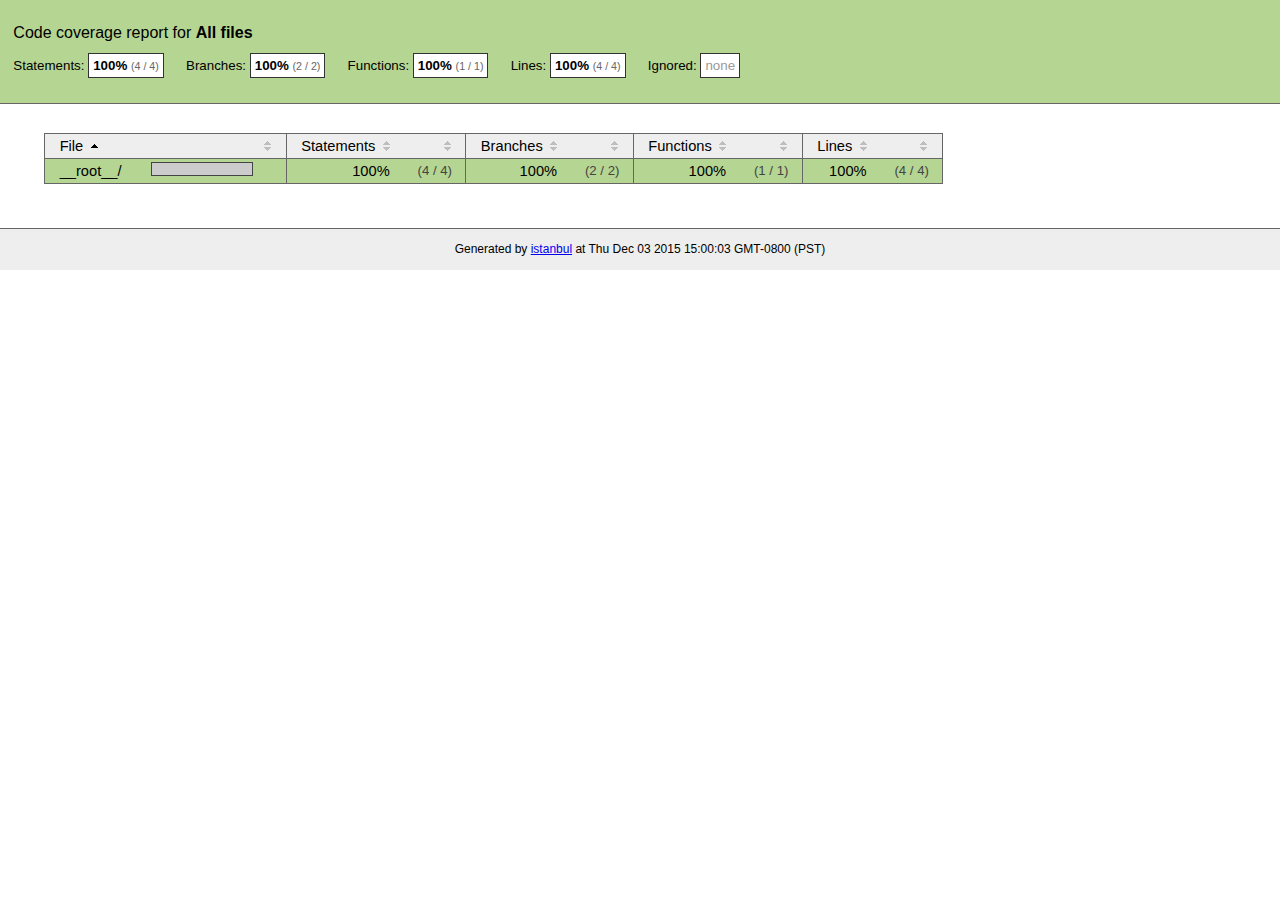
<file: .metadata/.plugins/org.eclipse.wildwebdeveloper.embedder.node/node-v16.14.2-win-x64/node_modules/npm/node_modules/unique-filename/coverage/index.html>
<!doctype html>
<html lang="en">
<head>
    <title>Code coverage report for All files</title>
    <meta charset="utf-8">
    <link rel="stylesheet" href="prettify.css">
    <link rel="stylesheet" href="base.css">
    <style type='text/css'>
        div.coverage-summary .sorter {
            background-image: url(sort-arrow-sprite.png);
        }
    </style>
</head>
<body>
<div class="header high">
    <h1>Code coverage report for <span class="entity">All files</span></h1>
    <h2>
        Statements: <span class="metric">100% <small>(4 / 4)</small></span> &nbsp;&nbsp;&nbsp;&nbsp;
        Branches: <span class="metric">100% <small>(2 / 2)</small></span> &nbsp;&nbsp;&nbsp;&nbsp;
        Functions: <span class="metric">100% <small>(1 / 1)</small></span> &nbsp;&nbsp;&nbsp;&nbsp;
        Lines: <span class="metric">100% <small>(4 / 4)</small></span> &nbsp;&nbsp;&nbsp;&nbsp;
        Ignored: <span class="metric"><span class="ignore-none">none</span></span> &nbsp;&nbsp;&nbsp;&nbsp;
    </h2>
    <div class="path"></div>
</div>
<div class="body">
<div class="coverage-summary">
<table>
<thead>
<tr>
   <th data-col="file" data-fmt="html" data-html="true" class="file">File</th>
   <th data-col="pic" data-type="number" data-fmt="html" data-html="true" class="pic"></th>
   <th data-col="statements" data-type="number" data-fmt="pct" class="pct">Statements</th>
   <th data-col="statements_raw" data-type="number" data-fmt="html" class="abs"></th>
   <th data-col="branches" data-type="number" data-fmt="pct" class="pct">Branches</th>
   <th data-col="branches_raw" data-type="number" data-fmt="html" class="abs"></th>
   <th data-col="functions" data-type="number" data-fmt="pct" class="pct">Functions</th>
   <th data-col="functions_raw" data-type="number" data-fmt="html" class="abs"></th>
   <th data-col="lines" data-type="number" data-fmt="pct" class="pct">Lines</th>
   <th data-col="lines_raw" data-type="number" data-fmt="html" class="abs"></th>
</tr>
</thead>
<tbody><tr>
	<td class="file high" data-value="__root__/"><a href="__root__/index.html">__root__/</a></td>
	<td data-value="100" class="pic high"><span class="cover-fill cover-full" style="width: 100px;"></span><span class="cover-empty" style="width:0px;"></span></td>
	<td data-value="100" class="pct high">100%</td>
	<td data-value="4" class="abs high">(4&nbsp;/&nbsp;4)</td>
	<td data-value="100" class="pct high">100%</td>
	<td data-value="2" class="abs high">(2&nbsp;/&nbsp;2)</td>
	<td data-value="100" class="pct high">100%</td>
	<td data-value="1" class="abs high">(1&nbsp;/&nbsp;1)</td>
	<td data-value="100" class="pct high">100%</td>
	<td data-value="4" class="abs high">(4&nbsp;/&nbsp;4)</td>
	</tr>

</tbody>
</table>
</div>
</div>
<div class="footer">
    <div class="meta">Generated by <a href="http://istanbul-js.org/" target="_blank">istanbul</a> at Thu Dec 03 2015 15:00:03 GMT-0800 (PST)</div>
</div>
<script src="prettify.js"></script>
<script>
window.onload = function () {
        if (typeof prettyPrint === 'function') {
            prettyPrint();
        }
};
</script>
<script src="sorter.js"></script>
</body>
</html>
</file>
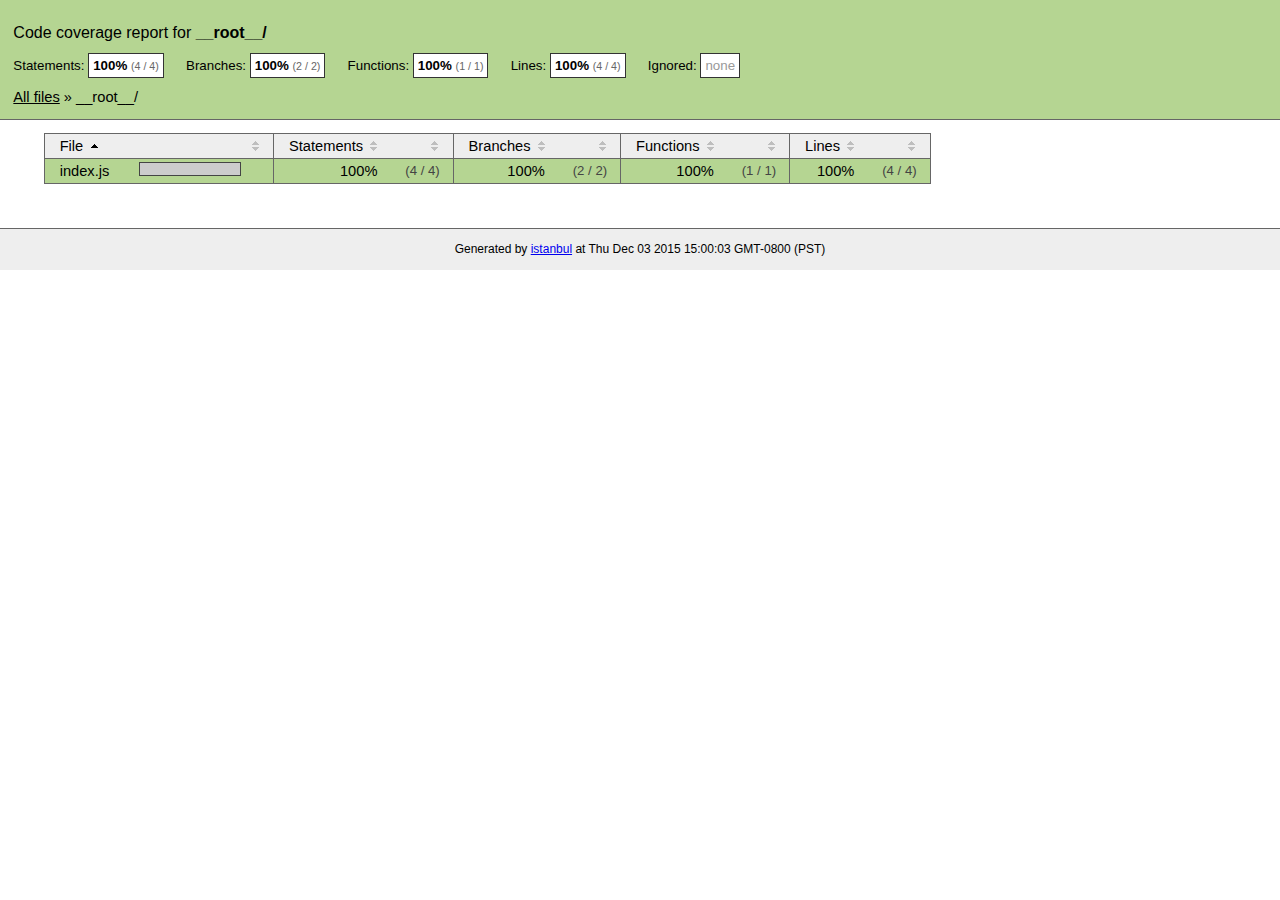
<file: .metadata/.plugins/org.eclipse.wildwebdeveloper.embedder.node/node-v16.14.2-win-x64/node_modules/npm/node_modules/unique-filename/coverage/__root__/index.html>
<!doctype html>
<html lang="en">
<head>
    <title>Code coverage report for __root__/</title>
    <meta charset="utf-8">
    <link rel="stylesheet" href="../prettify.css">
    <link rel="stylesheet" href="../base.css">
    <style type='text/css'>
        div.coverage-summary .sorter {
            background-image: url(../sort-arrow-sprite.png);
        }
    </style>
</head>
<body>
<div class="header high">
    <h1>Code coverage report for <span class="entity">__root__/</span></h1>
    <h2>
        Statements: <span class="metric">100% <small>(4 / 4)</small></span> &nbsp;&nbsp;&nbsp;&nbsp;
        Branches: <span class="metric">100% <small>(2 / 2)</small></span> &nbsp;&nbsp;&nbsp;&nbsp;
        Functions: <span class="metric">100% <small>(1 / 1)</small></span> &nbsp;&nbsp;&nbsp;&nbsp;
        Lines: <span class="metric">100% <small>(4 / 4)</small></span> &nbsp;&nbsp;&nbsp;&nbsp;
        Ignored: <span class="metric"><span class="ignore-none">none</span></span> &nbsp;&nbsp;&nbsp;&nbsp;
    </h2>
    <div class="path"><a href="../index.html">All files</a> &#187; __root__/</div>
</div>
<div class="body">
<div class="coverage-summary">
<table>
<thead>
<tr>
   <th data-col="file" data-fmt="html" data-html="true" class="file">File</th>
   <th data-col="pic" data-type="number" data-fmt="html" data-html="true" class="pic"></th>
   <th data-col="statements" data-type="number" data-fmt="pct" class="pct">Statements</th>
   <th data-col="statements_raw" data-type="number" data-fmt="html" class="abs"></th>
   <th data-col="branches" data-type="number" data-fmt="pct" class="pct">Branches</th>
   <th data-col="branches_raw" data-type="number" data-fmt="html" class="abs"></th>
   <th data-col="functions" data-type="number" data-fmt="pct" class="pct">Functions</th>
   <th data-col="functions_raw" data-type="number" data-fmt="html" class="abs"></th>
   <th data-col="lines" data-type="number" data-fmt="pct" class="pct">Lines</th>
   <th data-col="lines_raw" data-type="number" data-fmt="html" class="abs"></th>
</tr>
</thead>
<tbody><tr>
	<td class="file high" data-value="index.js"><a href="index.js.html">index.js</a></td>
	<td data-value="100" class="pic high"><span class="cover-fill cover-full" style="width: 100px;"></span><span class="cover-empty" style="width:0px;"></span></td>
	<td data-value="100" class="pct high">100%</td>
	<td data-value="4" class="abs high">(4&nbsp;/&nbsp;4)</td>
	<td data-value="100" class="pct high">100%</td>
	<td data-value="2" class="abs high">(2&nbsp;/&nbsp;2)</td>
	<td data-value="100" class="pct high">100%</td>
	<td data-value="1" class="abs high">(1&nbsp;/&nbsp;1)</td>
	<td data-value="100" class="pct high">100%</td>
	<td data-value="4" class="abs high">(4&nbsp;/&nbsp;4)</td>
	</tr>

</tbody>
</table>
</div>
</div>
<div class="footer">
    <div class="meta">Generated by <a href="http://istanbul-js.org/" target="_blank">istanbul</a> at Thu Dec 03 2015 15:00:03 GMT-0800 (PST)</div>
</div>
<script src="../prettify.js"></script>
<script>
window.onload = function () {
        if (typeof prettyPrint === 'function') {
            prettyPrint();
        }
};
</script>
<script src="../sorter.js"></script>
</body>
</html>
</file>
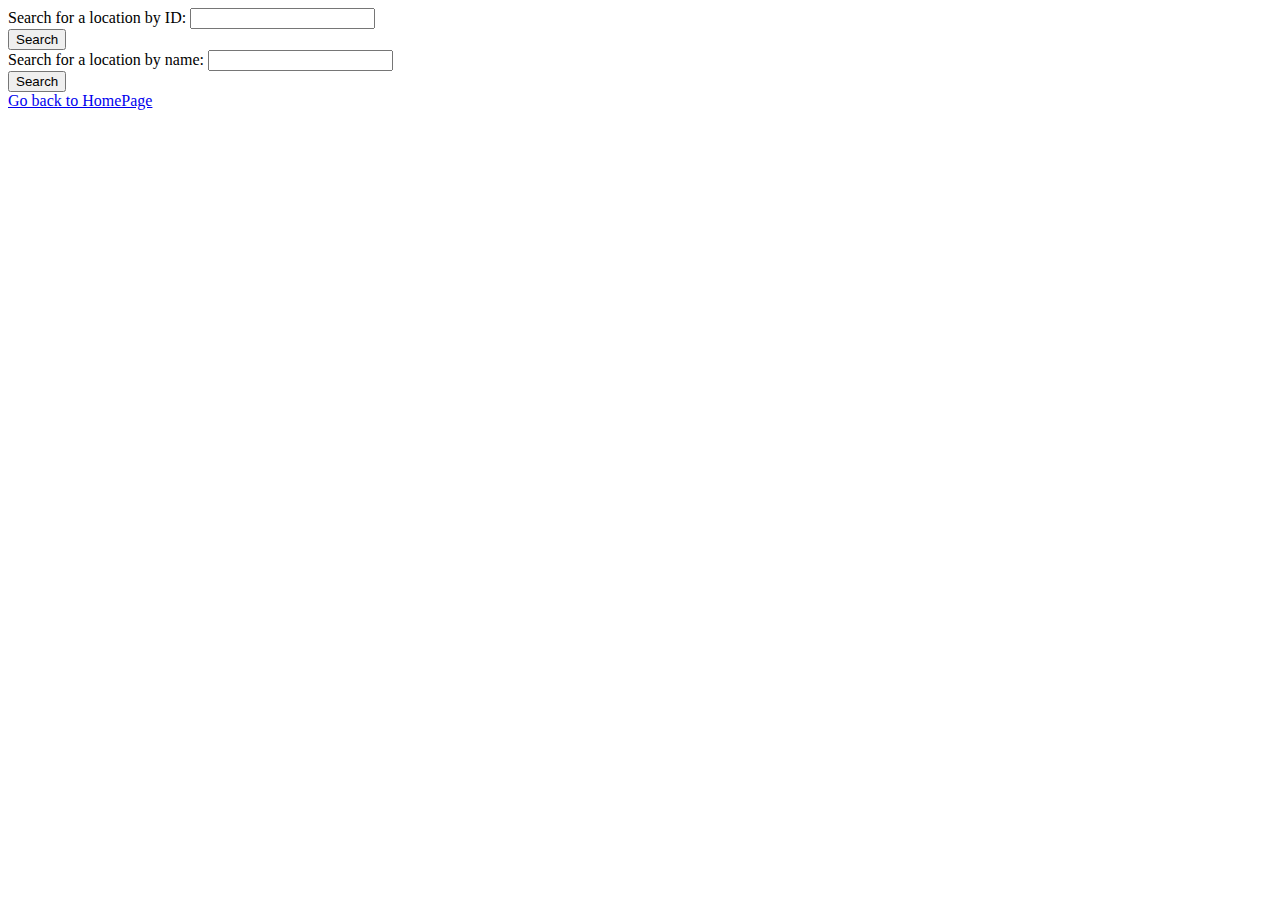
<file: P1-WebApp-Amplifire-Final/src/main/webapp/location.html>
<!DOCTYPE html>
<html>
<head>
<meta charset="ISO-8859-1">
<title>Search for a location.</title>
</head>
<body>
	<form action="location" method="post">
		Search for a location by ID: <input type="text" name="locationId"><br>
		<input type="submit" value="Search"/><br>
		Search for a location by name: <input type="text" name="locationName"><br>
		<input type="submit" value="Search"/><br>
		<a href="welcome.html">Go back to HomePage</a>
	</form>

</body>
</html>
</file>
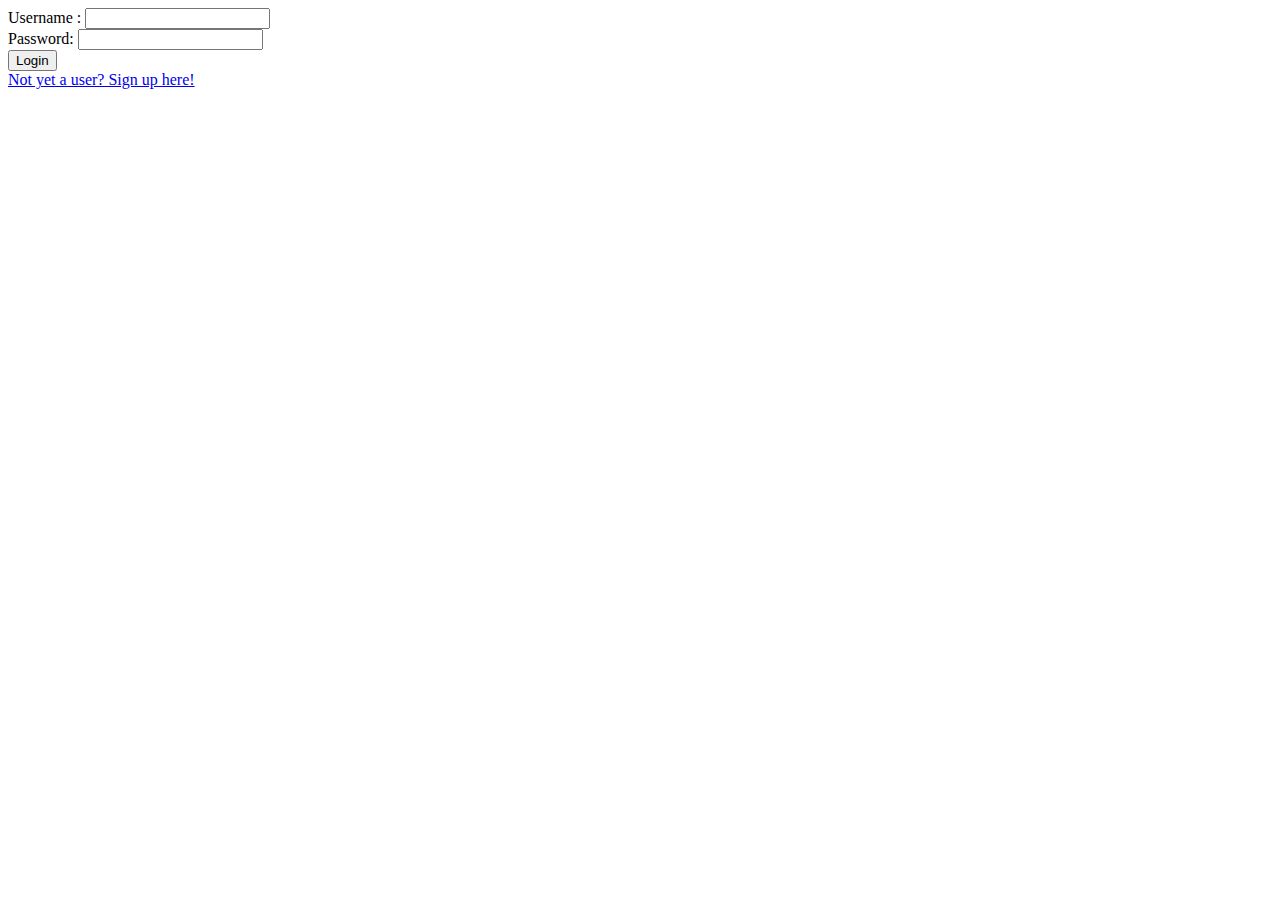
<file: P1-WebApp-Amplifire-Final/src/main/webapp/login.html>
<!DOCTYPE html>
<html>
<head>
<meta charset="ISO-8859-1">
<title>Please login to continue.</title>
</head>
<body>
	<form action="login" method="post">
		Username : <input type="text" name="userName"><br>
		Password: <input type="text" name="userPass"><br>
		<input type="submit" value="Login"/><br>
		<a href="register.html">Not yet a user? Sign up here!</a>
	</form>
</body>
</html>
</file>
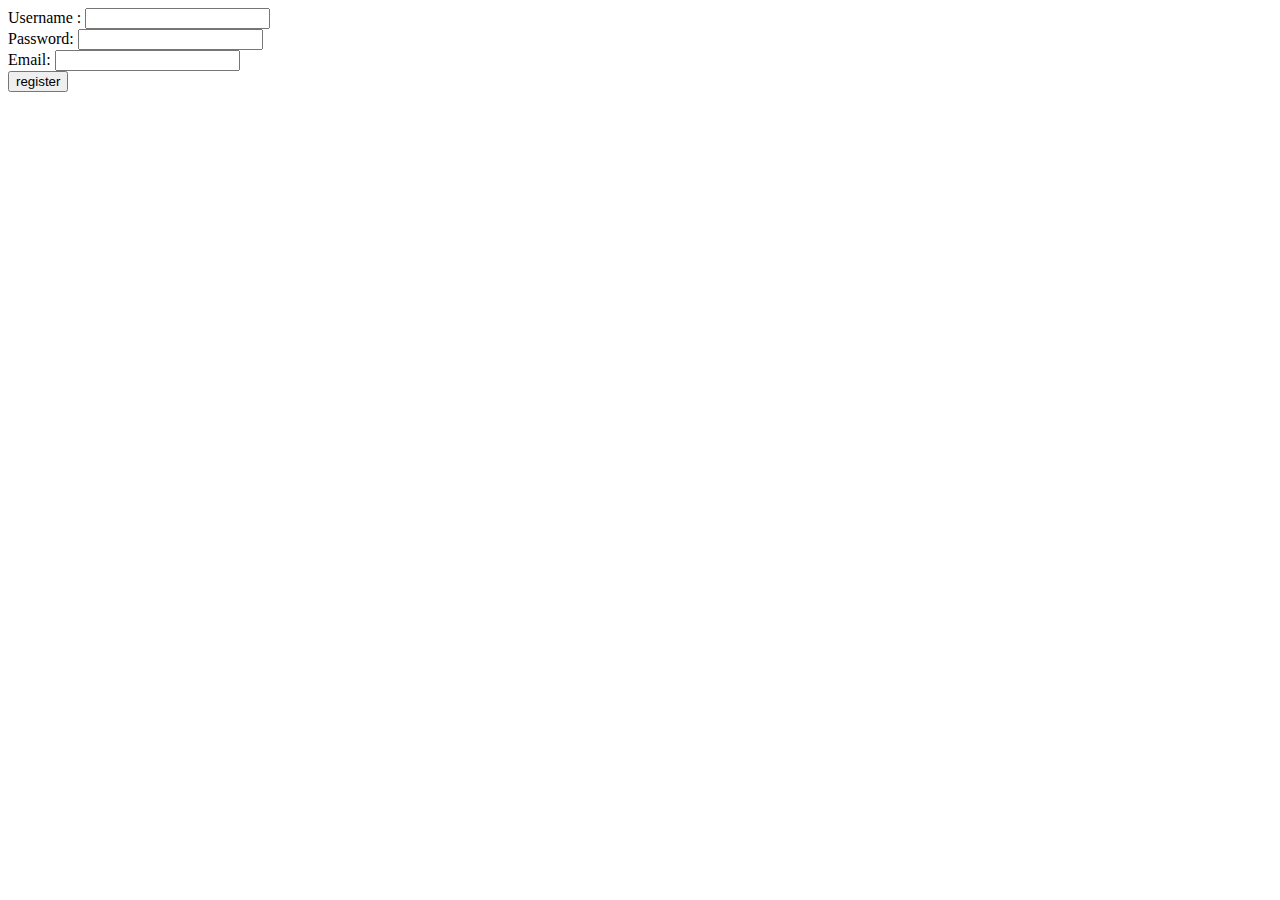
<file: P1-WebApp-Amplifire-Final/src/main/webapp/register.html>
<!DOCTYPE html>
<html>
<head>
<meta charset="ISO-8859-1">
<title>Please register</title>
</head>
<body>
	<form action="register" method="post">
		Username : <input type="text" name="username"><br>
		Password: <input type="text" name="password"><br>
		Email: <input type="text" name="email"><br>
		<input type="submit" value="register"/>
	</form>
</body>
</html>
</file>
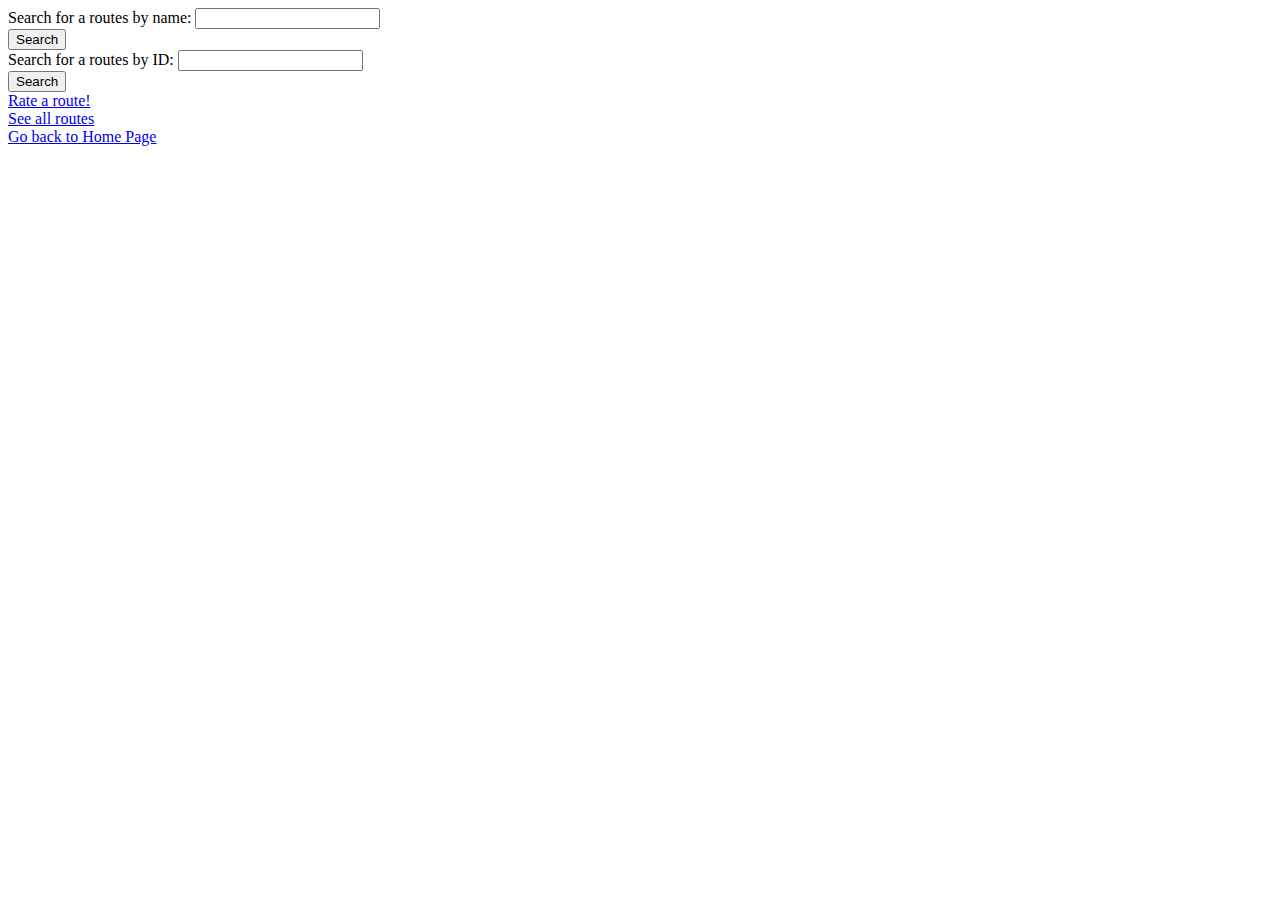
<file: P1-WebApp-Amplifire-Final/src/main/webapp/routes.html>
<!DOCTYPE html>
<html>
<head>
<meta charset="ISO-8859-1">
<title>Search for a location.</title>
</head>
<body>
	<form action="routes" method="post">
		Search for a routes by name: <input type="text" name="routeName"><br>
		<input type="submit" value="Search"/><br>
		Search for a routes by ID: <input type="text" name="routeID"><br>
		<input type="submit" value="Search"/><br>
		<a href="#">Rate a route!</a><br>
		<a href="#">See all routes</a><br>
		<a href="welcome.html">Go back to Home Page</a>
	</form>

</body>
</html>
</file>
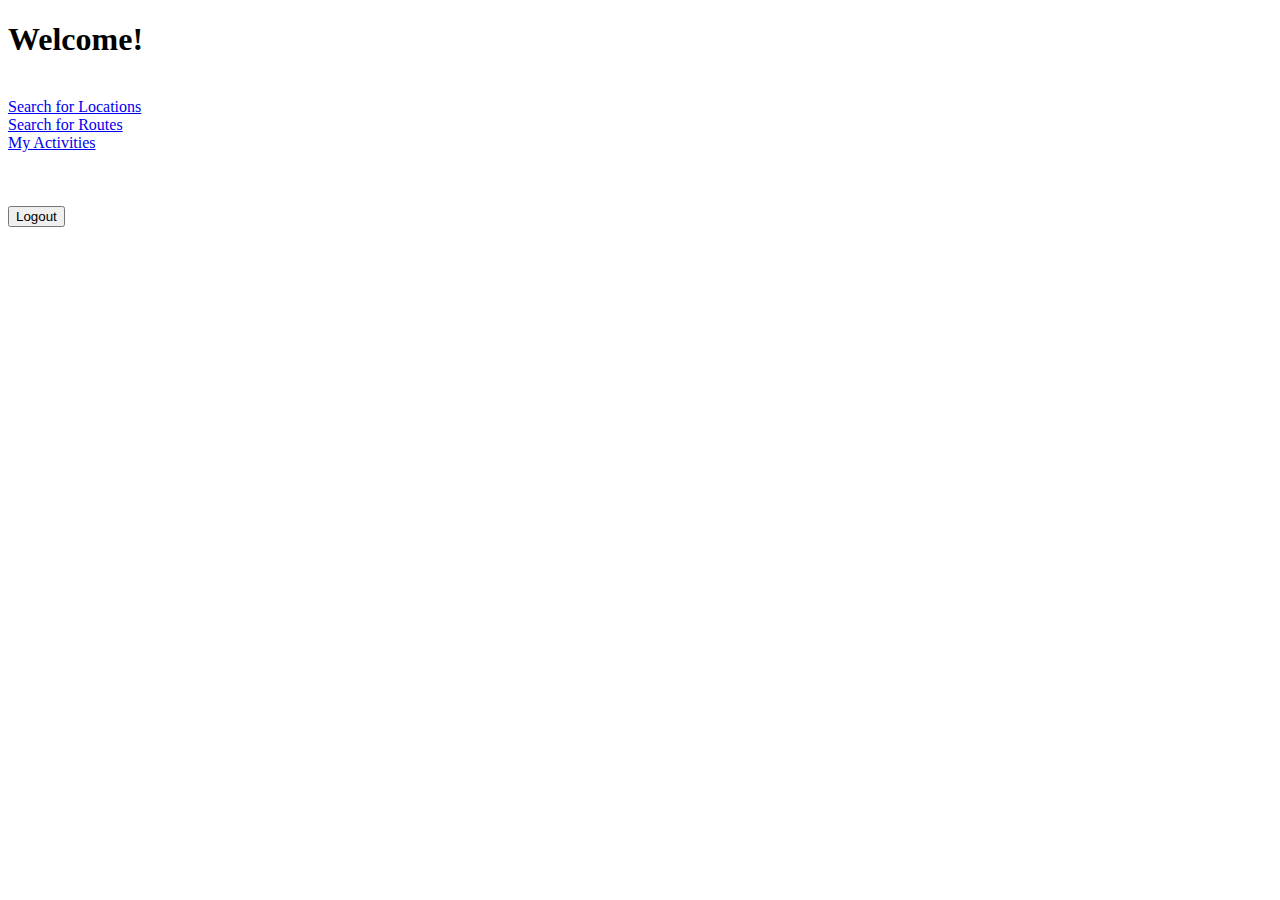
<file: P1-WebApp-Amplifire-Final/src/main/webapp/welcome.html>
<!DOCTYPE html>
<html>
<head>
<meta charset="ISO-8859-1">
<title>Welcome!</title>
</head>
<body>
	<h1>Welcome!</h1><br>
	
	<a href="location.html">Search for Locations</a><br>
	<a href="routes.html">Search for Routes</a><br>
	<a href="#">My Activities</a><br>
	<br>
	<br>
	<br>
	<form action="logout" method="post">
		<input type="submit" value="Logout">
	</form>
</body>
</html>
</file>
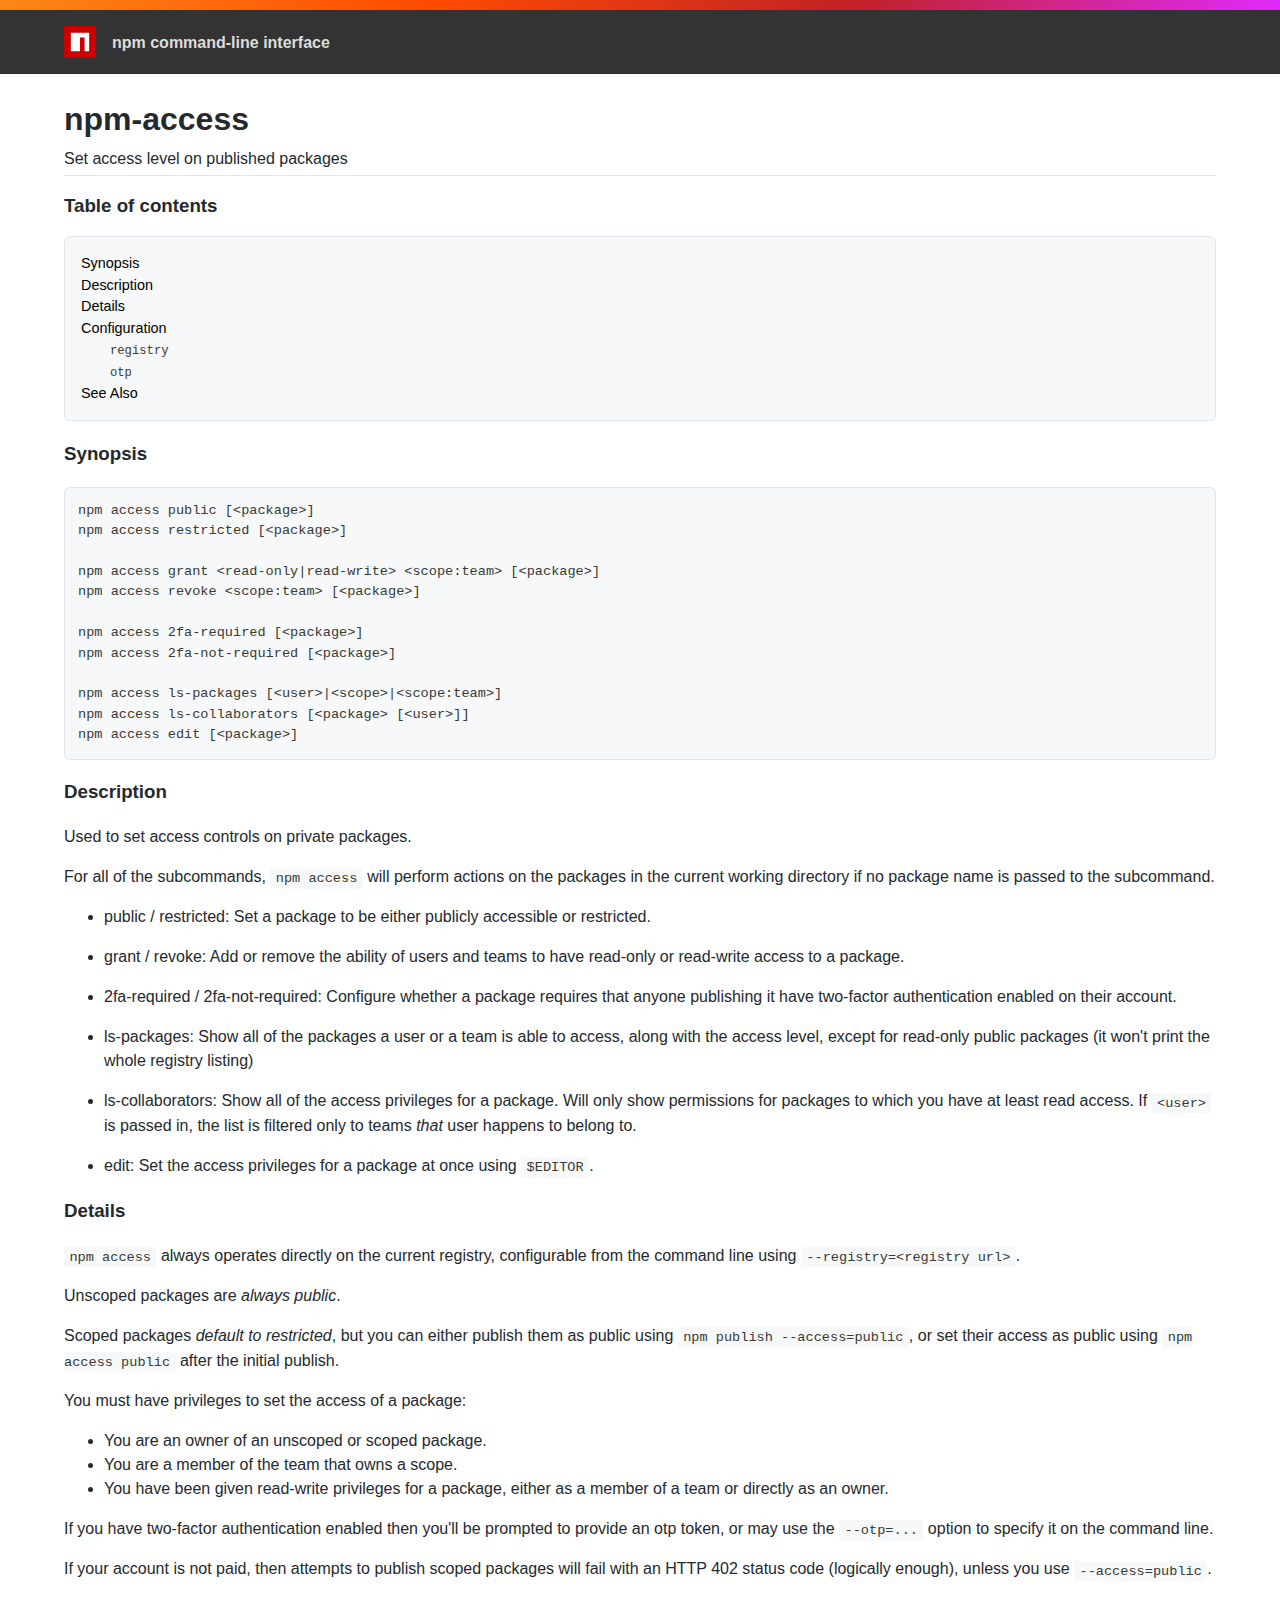
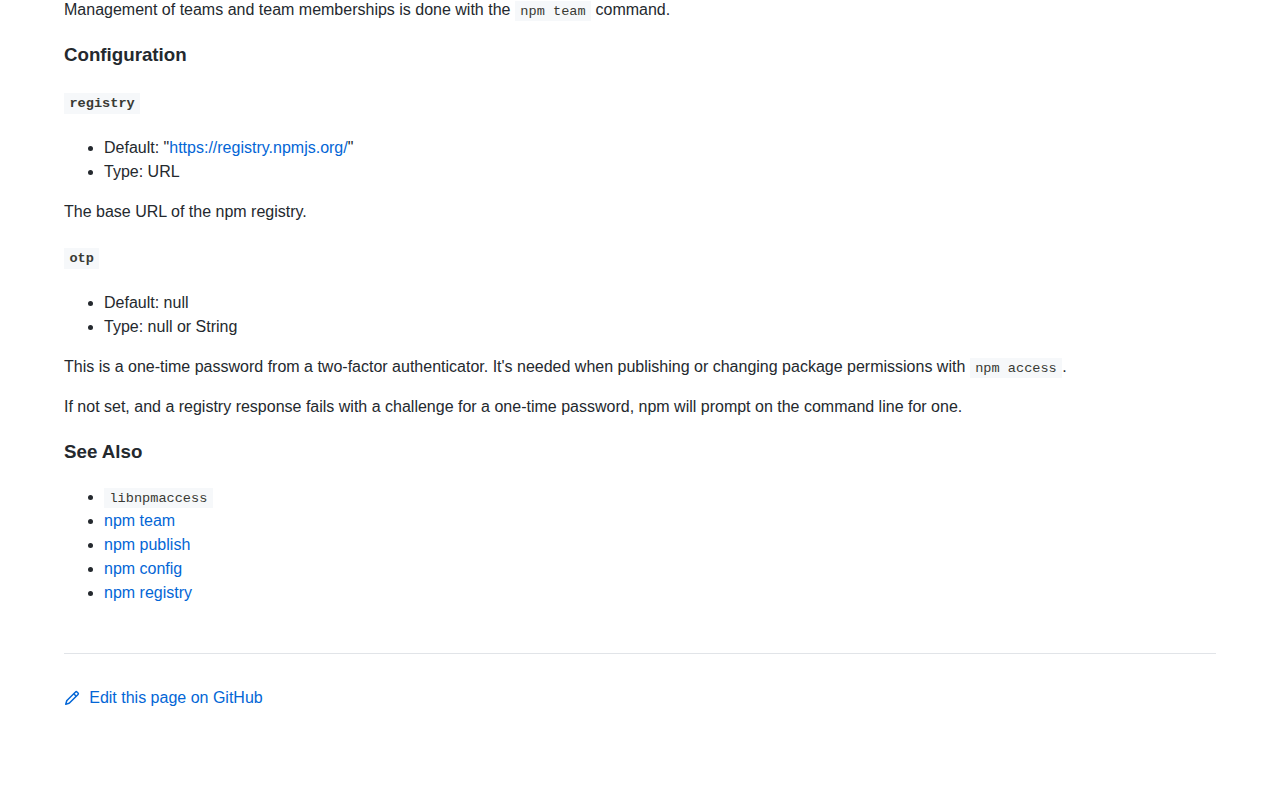
<file: .metadata/.plugins/org.eclipse.wildwebdeveloper.embedder.node/node-v16.14.2-win-x64/node_modules/npm/docs/output/commands/npm-access.html>
<!DOCTYPE html><html><head>
<meta charset="utf-8">
<title>npm-access</title>
<style>
body {
    background-color: #ffffff;
    color: #24292e;

    margin: 0;

    line-height: 1.5;

    font-family: -apple-system, BlinkMacSystemFont, "Segoe UI", Helvetica, Arial, sans-serif, "Apple Color Emoji", "Segoe UI Emoji";
}
#rainbar {
    height: 10px;
    background-image: linear-gradient(139deg, #fb8817, #ff4b01, #c12127, #e02aff);
}

a {
    text-decoration: none;
    color: #0366d6;
}
a:hover {
    text-decoration: underline;
}

pre {
    margin: 1em 0px;
    padding: 1em;
    border: solid 1px #e1e4e8;
    border-radius: 6px;

    display: block;
    overflow: auto;

    white-space: pre;

    background-color: #f6f8fa;
    color: #393a34;
}
code {
    font-family: SFMono-Regular, Consolas, "Liberation Mono", Menlo, Courier, monospace;
    font-size: 85%;
    padding: 0.2em 0.4em;
    background-color: #f6f8fa;
    color: #393a34;
}
pre > code {
    padding: 0;
    background-color: inherit;
    color: inherit;
}
h1, h2, h3 {
    font-weight: 600;
}

#logobar {
    background-color: #333333;
    margin: 0 auto;
    padding: 1em 4em;
}
#logobar .logo {
    float: left;
}
#logobar .title {
    font-weight: 600;
    color: #dddddd;
    float: left;
    margin: 5px 0 0 1em;
}
#logobar:after {
    content: "";
    display: block;
    clear: both;
}

#content {
    margin: 0 auto;
    padding: 0 4em;
}

#table_of_contents > h2 {
    font-size: 1.17em;
}
#table_of_contents ul:first-child {
    border: solid 1px #e1e4e8;
    border-radius: 6px;
    padding: 1em;
    background-color: #f6f8fa;
    color: #393a34;
}
#table_of_contents ul {
    list-style-type: none;
    padding-left: 1.5em;
}
#table_of_contents li {
    font-size: 0.9em;
}
#table_of_contents li a {
    color: #000000;
}

header.title {
    border-bottom: solid 1px #e1e4e8;
}
header.title > h1 {
    margin-bottom: 0.25em;
}
header.title > .description {
    display: block;
    margin-bottom: 0.5em;
    line-height: 1;
}

footer#edit {
    border-top: solid 1px #e1e4e8;
    margin: 3em 0 4em 0;
    padding-top: 2em;
}
</style>
</head>
<body>
<div id="banner">
<div id="rainbar"></div>
<div id="logobar">
<svg class="logo" role="img" height="32" width="32" viewBox="0 0 700 700">
<polygon fill="#cb0000" points="0,700 700,700 700,0 0,0"></polygon>
<polygon fill="#ffffff" points="150,550 350,550 350,250 450,250 450,550 550,550 550,150 150,150"></polygon>
</svg>
<div class="title">
npm command-line interface
</div>
</div>
</div>

<section id="content">
<header class="title">
<h1 id="npm-access">npm-access</h1>
<span class="description">Set access level on published packages</span>
</header>

<section id="table_of_contents">
<h2 id="table-of-contents">Table of contents</h2>
<div id="_table_of_contents"><ul><li><a href="#synopsis">Synopsis</a></li><li><a href="#description">Description</a></li><li><a href="#details">Details</a></li><li><a href="#configuration">Configuration</a></li><ul><li><a href="#registry"><code>registry</code></a></li><li><a href="#otp"><code>otp</code></a></li></ul><li><a href="#see-also">See Also</a></li></ul></div>
</section>

<div id="_content"><h3 id="synopsis">Synopsis</h3>
<pre lang="bash"><code>npm access public [&lt;package&gt;]
npm access restricted [&lt;package&gt;]

npm access grant &lt;read-only|read-write&gt; &lt;scope:team&gt; [&lt;package&gt;]
npm access revoke &lt;scope:team&gt; [&lt;package&gt;]

npm access 2fa-required [&lt;package&gt;]
npm access 2fa-not-required [&lt;package&gt;]

npm access ls-packages [&lt;user&gt;|&lt;scope&gt;|&lt;scope:team&gt;]
npm access ls-collaborators [&lt;package&gt; [&lt;user&gt;]]
npm access edit [&lt;package&gt;]
</code></pre>
<h3 id="description">Description</h3>
<p>Used to set access controls on private packages.</p>
<p>For all of the subcommands, <code>npm access</code> will perform actions on the packages
in the current working directory if no package name is passed to the
subcommand.</p>
<ul>
<li>
<p>public / restricted:
Set a package to be either publicly accessible or restricted.</p>
</li>
<li>
<p>grant / revoke:
Add or remove the ability of users and teams to have read-only or read-write
access to a package.</p>
</li>
<li>
<p>2fa-required / 2fa-not-required:
Configure whether a package requires that anyone publishing it have two-factor
authentication enabled on their account.</p>
</li>
<li>
<p>ls-packages:
Show all of the packages a user or a team is able to access, along with the
access level, except for read-only public packages (it won't print the whole
registry listing)</p>
</li>
<li>
<p>ls-collaborators:
Show all of the access privileges for a package. Will only show permissions
for packages to which you have at least read access. If <code>&lt;user&gt;</code> is passed in,
the list is filtered only to teams <em>that</em> user happens to belong to.</p>
</li>
<li>
<p>edit:
Set the access privileges for a package at once using <code>$EDITOR</code>.</p>
</li>
</ul>
<h3 id="details">Details</h3>
<p><code>npm access</code> always operates directly on the current registry, configurable
from the command line using <code>--registry=&lt;registry url&gt;</code>.</p>
<p>Unscoped packages are <em>always public</em>.</p>
<p>Scoped packages <em>default to restricted</em>, but you can either publish them as
public using <code>npm publish --access=public</code>, or set their access as public using
<code>npm access public</code> after the initial publish.</p>
<p>You must have privileges to set the access of a package:</p>
<ul>
<li>You are an owner of an unscoped or scoped package.</li>
<li>You are a member of the team that owns a scope.</li>
<li>You have been given read-write privileges for a package, either as a member
of a team or directly as an owner.</li>
</ul>
<p>If you have two-factor authentication enabled then you'll be prompted to
provide an otp token, or may use the <code>--otp=...</code> option to specify it on
the command line.</p>
<p>If your account is not paid, then attempts to publish scoped packages will
fail with an HTTP 402 status code (logically enough), unless you use
<code>--access=public</code>.</p>
<p>Management of teams and team memberships is done with the <code>npm team</code> command.</p>
<h3 id="configuration">Configuration</h3>
<!-- raw HTML omitted -->
<!-- raw HTML omitted -->
<!-- raw HTML omitted -->
<h4 id="registry"><code>registry</code></h4>
<ul>
<li>Default: "<a href="https://registry.npmjs.org/">https://registry.npmjs.org/</a>"</li>
<li>Type: URL</li>
</ul>
<p>The base URL of the npm registry.</p>
<!-- raw HTML omitted -->
<!-- raw HTML omitted -->
<h4 id="otp"><code>otp</code></h4>
<ul>
<li>Default: null</li>
<li>Type: null or String</li>
</ul>
<p>This is a one-time password from a two-factor authenticator. It's needed
when publishing or changing package permissions with <code>npm access</code>.</p>
<p>If not set, and a registry response fails with a challenge for a one-time
password, npm will prompt on the command line for one.</p>
<!-- raw HTML omitted -->
<!-- raw HTML omitted -->
<!-- raw HTML omitted -->
<h3 id="see-also">See Also</h3>
<ul>
<li><a href="https://npm.im/libnpmaccess"><code>libnpmaccess</code></a></li>
<li><a href="../commands/npm-team.html">npm team</a></li>
<li><a href="../commands/npm-publish.html">npm publish</a></li>
<li><a href="../commands/npm-config.html">npm config</a></li>
<li><a href="../using-npm/registry.html">npm registry</a></li>
</ul>
</div>

<footer id="edit">
<a href="https://github.com/npm/cli/edit/latest/docs/content/commands/npm-access.md">
<svg role="img" viewBox="0 0 16 16" width="16" height="16" fill="currentcolor" style="vertical-align: text-bottom; margin-right: 0.3em;">
<path fill-rule="evenodd" d="M11.013 1.427a1.75 1.75 0 012.474 0l1.086 1.086a1.75 1.75 0 010 2.474l-8.61 8.61c-.21.21-.47.364-.756.445l-3.251.93a.75.75 0 01-.927-.928l.929-3.25a1.75 1.75 0 01.445-.758l8.61-8.61zm1.414 1.06a.25.25 0 00-.354 0L10.811 3.75l1.439 1.44 1.263-1.263a.25.25 0 000-.354l-1.086-1.086zM11.189 6.25L9.75 4.81l-6.286 6.287a.25.25 0 00-.064.108l-.558 1.953 1.953-.558a.249.249 0 00.108-.064l6.286-6.286z"></path>
</svg>
Edit this page on GitHub
</a>
</footer>
</section>



</body></html>
</file>
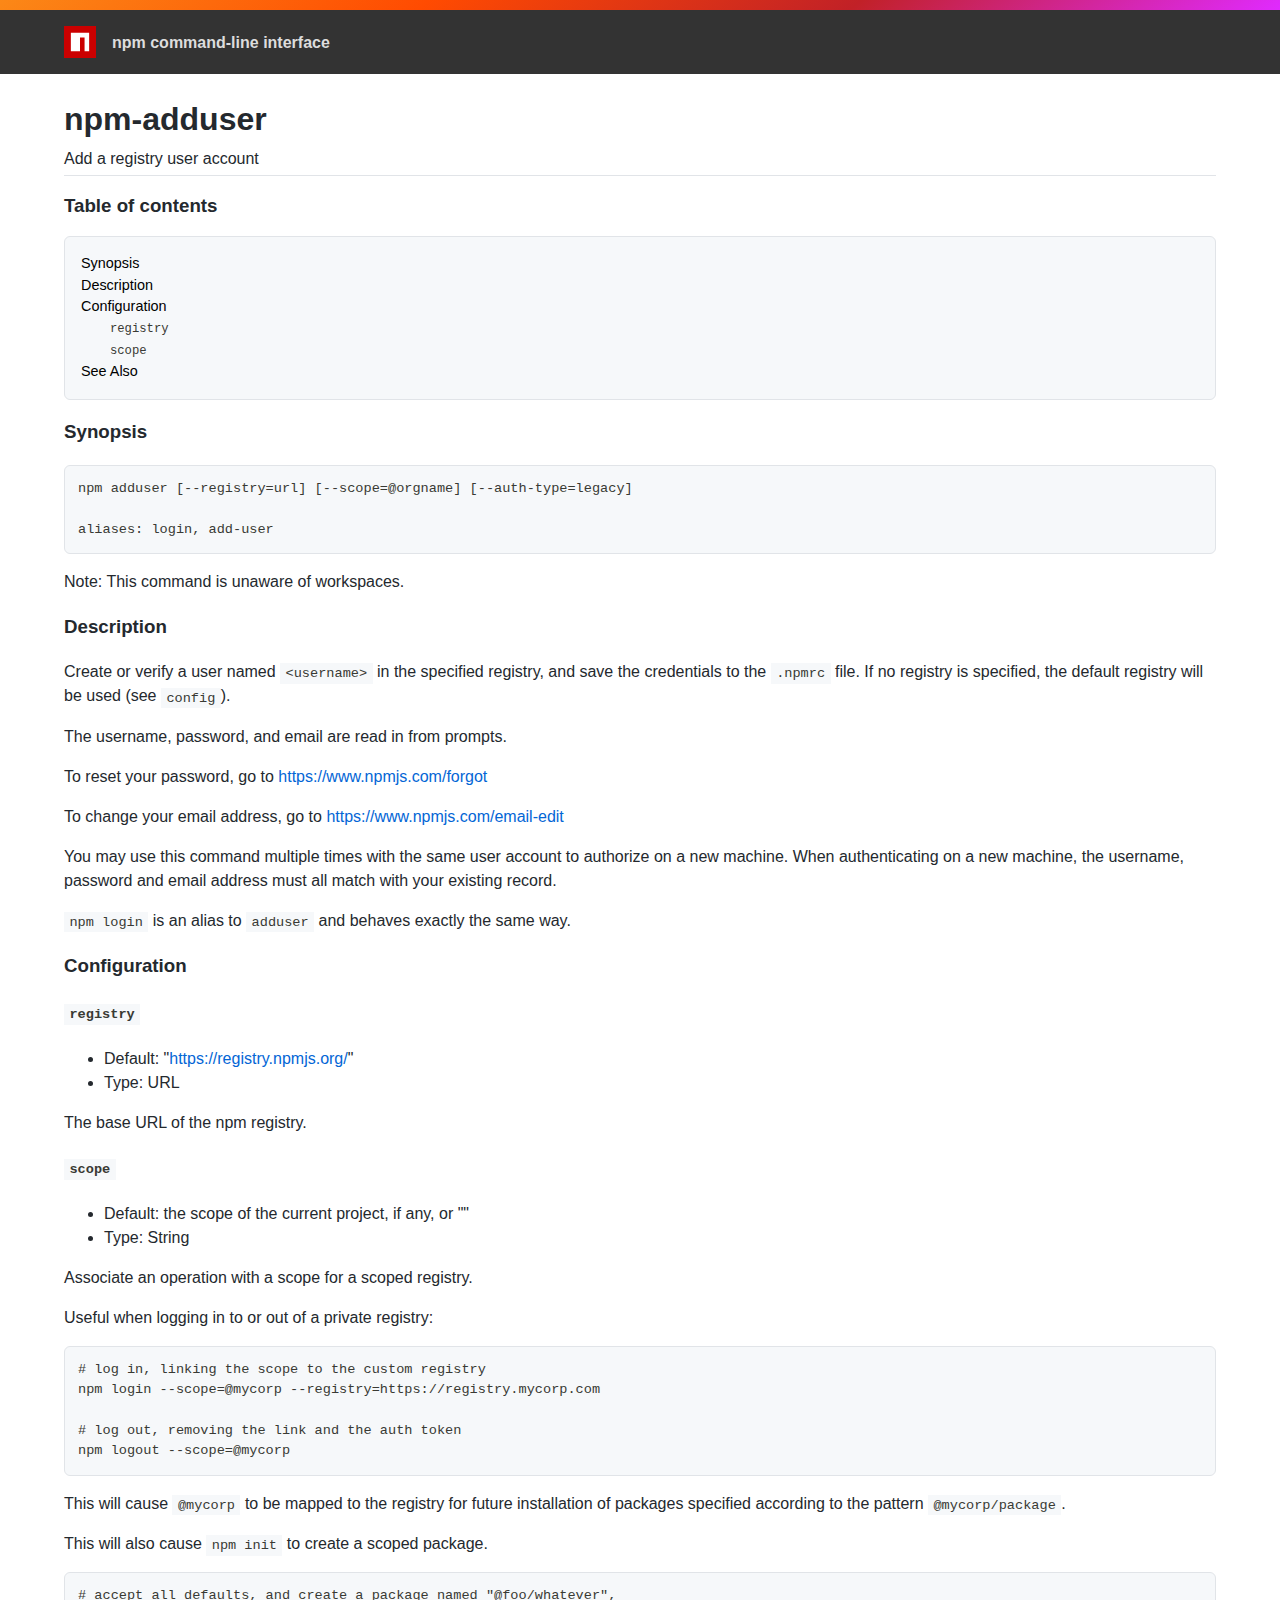
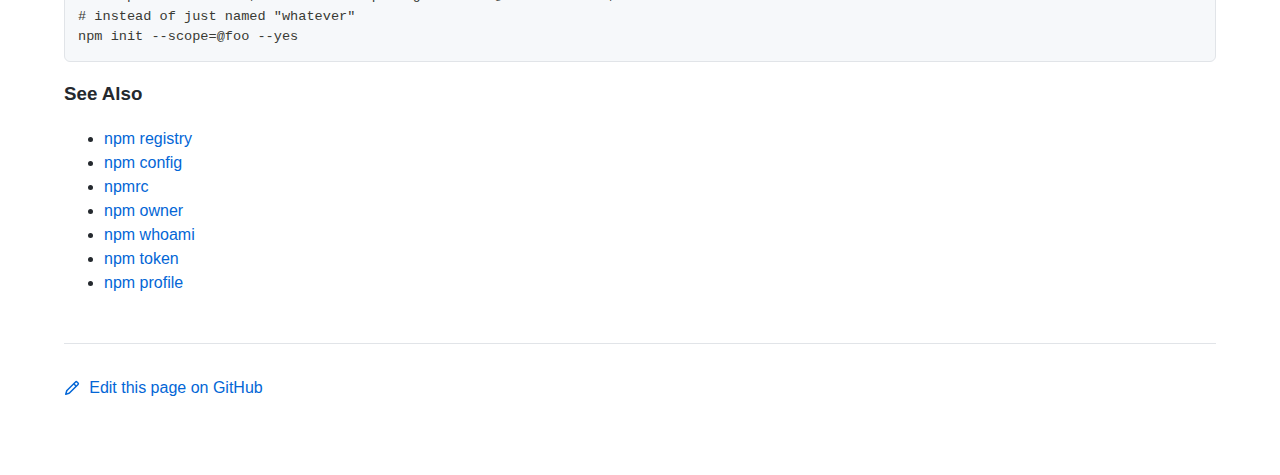
<file: .metadata/.plugins/org.eclipse.wildwebdeveloper.embedder.node/node-v16.14.2-win-x64/node_modules/npm/docs/output/commands/npm-adduser.html>
<!DOCTYPE html><html><head>
<meta charset="utf-8">
<title>npm-adduser</title>
<style>
body {
    background-color: #ffffff;
    color: #24292e;

    margin: 0;

    line-height: 1.5;

    font-family: -apple-system, BlinkMacSystemFont, "Segoe UI", Helvetica, Arial, sans-serif, "Apple Color Emoji", "Segoe UI Emoji";
}
#rainbar {
    height: 10px;
    background-image: linear-gradient(139deg, #fb8817, #ff4b01, #c12127, #e02aff);
}

a {
    text-decoration: none;
    color: #0366d6;
}
a:hover {
    text-decoration: underline;
}

pre {
    margin: 1em 0px;
    padding: 1em;
    border: solid 1px #e1e4e8;
    border-radius: 6px;

    display: block;
    overflow: auto;

    white-space: pre;

    background-color: #f6f8fa;
    color: #393a34;
}
code {
    font-family: SFMono-Regular, Consolas, "Liberation Mono", Menlo, Courier, monospace;
    font-size: 85%;
    padding: 0.2em 0.4em;
    background-color: #f6f8fa;
    color: #393a34;
}
pre > code {
    padding: 0;
    background-color: inherit;
    color: inherit;
}
h1, h2, h3 {
    font-weight: 600;
}

#logobar {
    background-color: #333333;
    margin: 0 auto;
    padding: 1em 4em;
}
#logobar .logo {
    float: left;
}
#logobar .title {
    font-weight: 600;
    color: #dddddd;
    float: left;
    margin: 5px 0 0 1em;
}
#logobar:after {
    content: "";
    display: block;
    clear: both;
}

#content {
    margin: 0 auto;
    padding: 0 4em;
}

#table_of_contents > h2 {
    font-size: 1.17em;
}
#table_of_contents ul:first-child {
    border: solid 1px #e1e4e8;
    border-radius: 6px;
    padding: 1em;
    background-color: #f6f8fa;
    color: #393a34;
}
#table_of_contents ul {
    list-style-type: none;
    padding-left: 1.5em;
}
#table_of_contents li {
    font-size: 0.9em;
}
#table_of_contents li a {
    color: #000000;
}

header.title {
    border-bottom: solid 1px #e1e4e8;
}
header.title > h1 {
    margin-bottom: 0.25em;
}
header.title > .description {
    display: block;
    margin-bottom: 0.5em;
    line-height: 1;
}

footer#edit {
    border-top: solid 1px #e1e4e8;
    margin: 3em 0 4em 0;
    padding-top: 2em;
}
</style>
</head>
<body>
<div id="banner">
<div id="rainbar"></div>
<div id="logobar">
<svg class="logo" role="img" height="32" width="32" viewBox="0 0 700 700">
<polygon fill="#cb0000" points="0,700 700,700 700,0 0,0"></polygon>
<polygon fill="#ffffff" points="150,550 350,550 350,250 450,250 450,550 550,550 550,150 150,150"></polygon>
</svg>
<div class="title">
npm command-line interface
</div>
</div>
</div>

<section id="content">
<header class="title">
<h1 id="npm-adduser">npm-adduser</h1>
<span class="description">Add a registry user account</span>
</header>

<section id="table_of_contents">
<h2 id="table-of-contents">Table of contents</h2>
<div id="_table_of_contents"><ul><li><a href="#synopsis">Synopsis</a></li><li><a href="#description">Description</a></li><li><a href="#configuration">Configuration</a></li><ul><li><a href="#registry"><code>registry</code></a></li><li><a href="#scope"><code>scope</code></a></li></ul><li><a href="#see-also">See Also</a></li></ul></div>
</section>

<div id="_content"><h3 id="synopsis">Synopsis</h3>
<pre lang="bash"><code>npm adduser [--registry=url] [--scope=@orgname] [--auth-type=legacy]

aliases: login, add-user
</code></pre>
<p>Note: This command is unaware of workspaces.</p>
<h3 id="description">Description</h3>
<p>Create or verify a user named <code>&lt;username&gt;</code> in the specified registry, and
save the credentials to the <code>.npmrc</code> file. If no registry is specified,
the default registry will be used (see <a href="../using-npm/config.html"><code>config</code></a>).</p>
<p>The username, password, and email are read in from prompts.</p>
<p>To reset your password, go to <a href="https://www.npmjs.com/forgot">https://www.npmjs.com/forgot</a></p>
<p>To change your email address, go to <a href="https://www.npmjs.com/email-edit">https://www.npmjs.com/email-edit</a></p>
<p>You may use this command multiple times with the same user account to
authorize on a new machine.  When authenticating on a new machine,
the username, password and email address must all match with
your existing record.</p>
<p><code>npm login</code> is an alias to <code>adduser</code> and behaves exactly the same way.</p>
<h3 id="configuration">Configuration</h3>
<!-- raw HTML omitted -->
<!-- raw HTML omitted -->
<!-- raw HTML omitted -->
<h4 id="registry"><code>registry</code></h4>
<ul>
<li>Default: "<a href="https://registry.npmjs.org/">https://registry.npmjs.org/</a>"</li>
<li>Type: URL</li>
</ul>
<p>The base URL of the npm registry.</p>
<!-- raw HTML omitted -->
<!-- raw HTML omitted -->
<h4 id="scope"><code>scope</code></h4>
<ul>
<li>Default: the scope of the current project, if any, or ""</li>
<li>Type: String</li>
</ul>
<p>Associate an operation with a scope for a scoped registry.</p>
<p>Useful when logging in to or out of a private registry:</p>
<pre><code># log in, linking the scope to the custom registry
npm login --scope=@mycorp --registry=https://registry.mycorp.com

# log out, removing the link and the auth token
npm logout --scope=@mycorp
</code></pre>
<p>This will cause <code>@mycorp</code> to be mapped to the registry for future
installation of packages specified according to the pattern
<code>@mycorp/package</code>.</p>
<p>This will also cause <code>npm init</code> to create a scoped package.</p>
<pre><code># accept all defaults, and create a package named "@foo/whatever",
# instead of just named "whatever"
npm init --scope=@foo --yes
</code></pre>
<!-- raw HTML omitted -->
<!-- raw HTML omitted -->
<!-- raw HTML omitted -->
<h3 id="see-also">See Also</h3>
<ul>
<li><a href="../using-npm/registry.html">npm registry</a></li>
<li><a href="../commands/npm-config.html">npm config</a></li>
<li><a href="../configuring-npm/npmrc.html">npmrc</a></li>
<li><a href="../commands/npm-owner.html">npm owner</a></li>
<li><a href="../commands/npm-whoami.html">npm whoami</a></li>
<li><a href="../commands/npm-token.html">npm token</a></li>
<li><a href="../commands/npm-profile.html">npm profile</a></li>
</ul>
</div>

<footer id="edit">
<a href="https://github.com/npm/cli/edit/latest/docs/content/commands/npm-adduser.md">
<svg role="img" viewBox="0 0 16 16" width="16" height="16" fill="currentcolor" style="vertical-align: text-bottom; margin-right: 0.3em;">
<path fill-rule="evenodd" d="M11.013 1.427a1.75 1.75 0 012.474 0l1.086 1.086a1.75 1.75 0 010 2.474l-8.61 8.61c-.21.21-.47.364-.756.445l-3.251.93a.75.75 0 01-.927-.928l.929-3.25a1.75 1.75 0 01.445-.758l8.61-8.61zm1.414 1.06a.25.25 0 00-.354 0L10.811 3.75l1.439 1.44 1.263-1.263a.25.25 0 000-.354l-1.086-1.086zM11.189 6.25L9.75 4.81l-6.286 6.287a.25.25 0 00-.064.108l-.558 1.953 1.953-.558a.249.249 0 00.108-.064l6.286-6.286z"></path>
</svg>
Edit this page on GitHub
</a>
</footer>
</section>



</body></html>
</file>
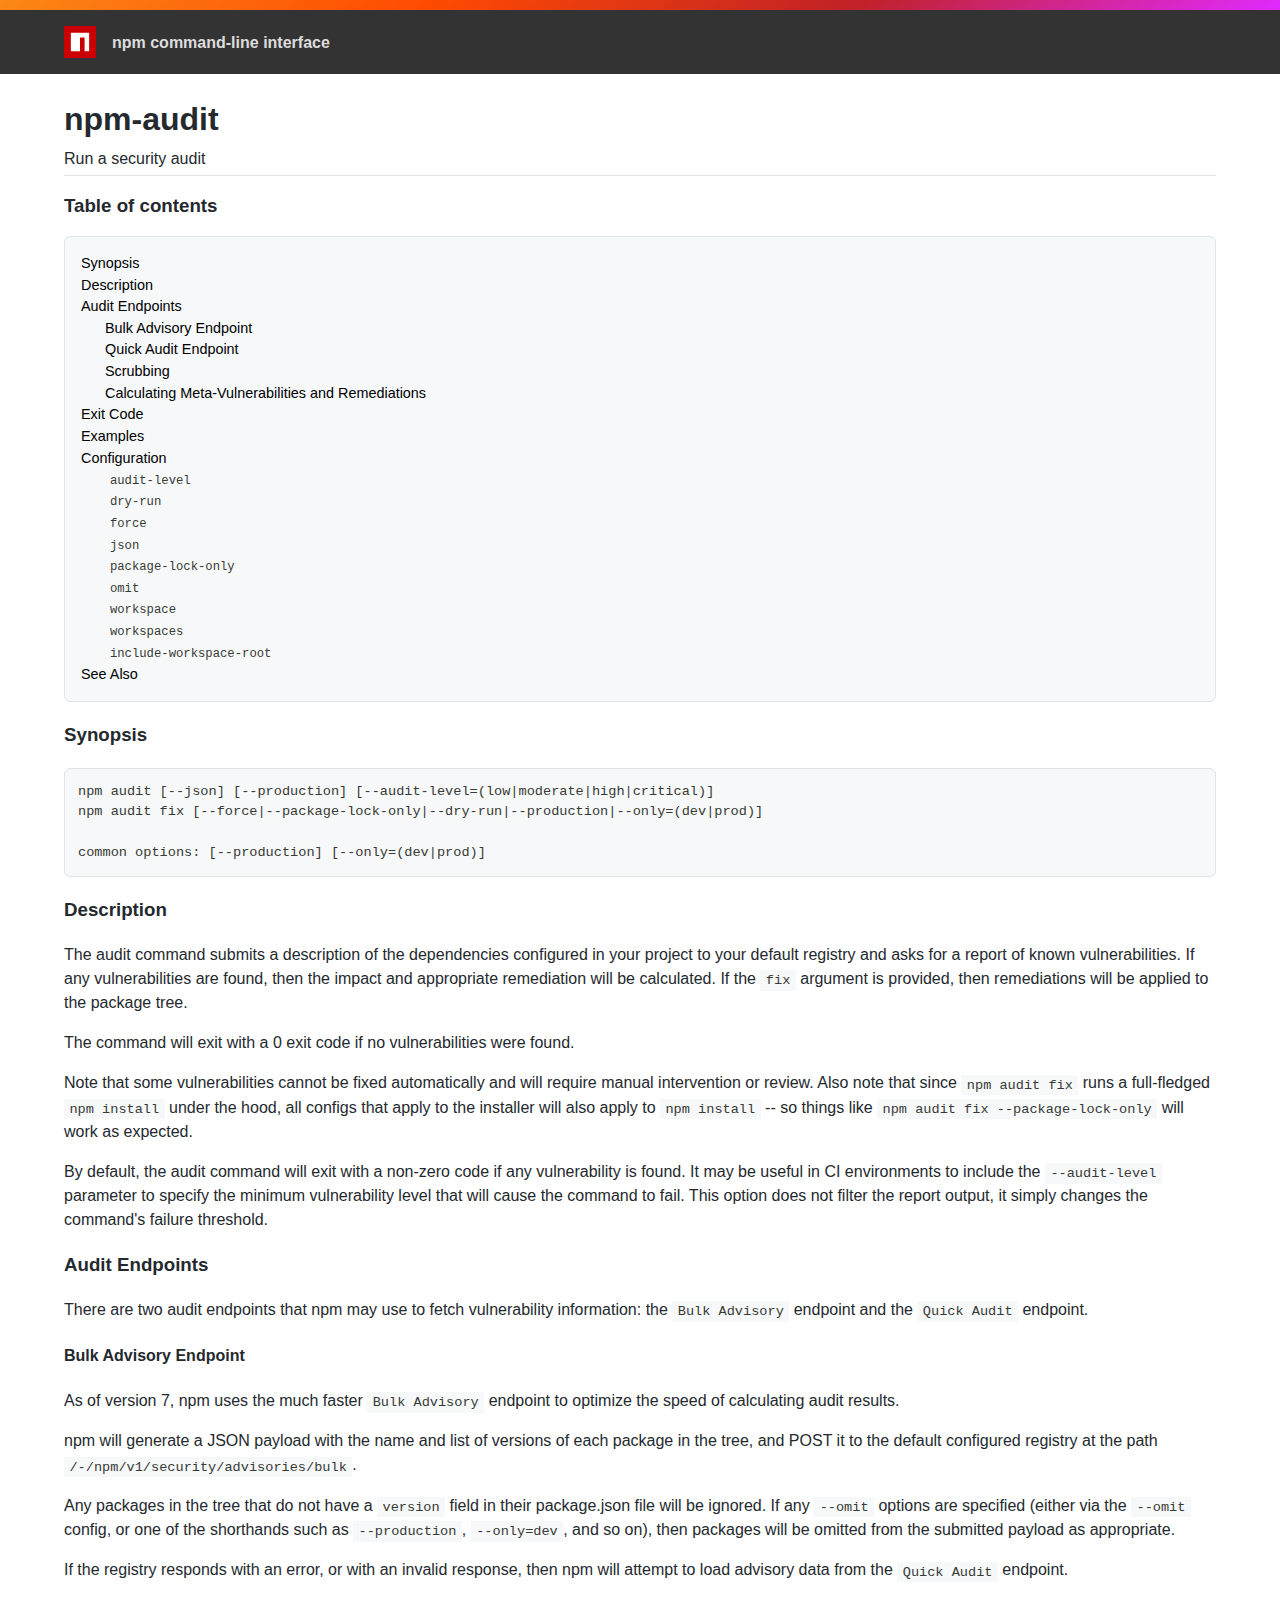
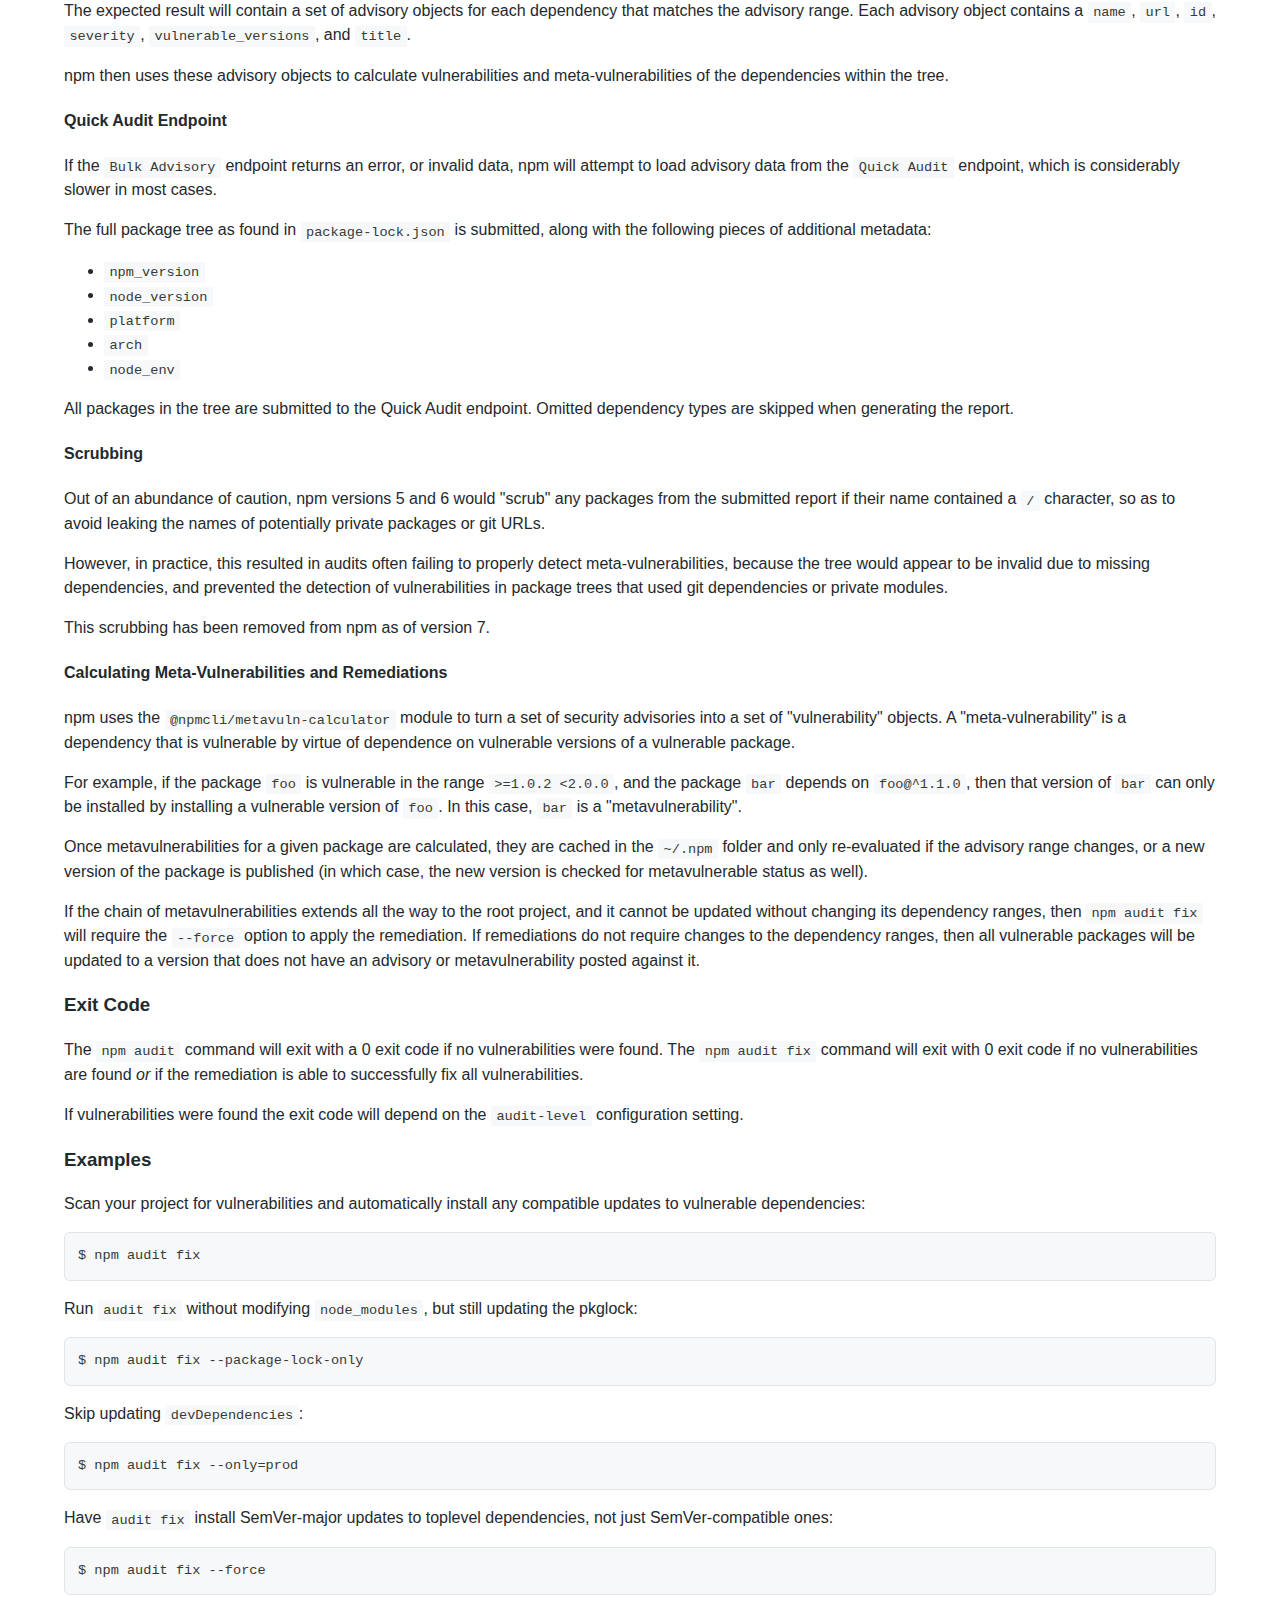
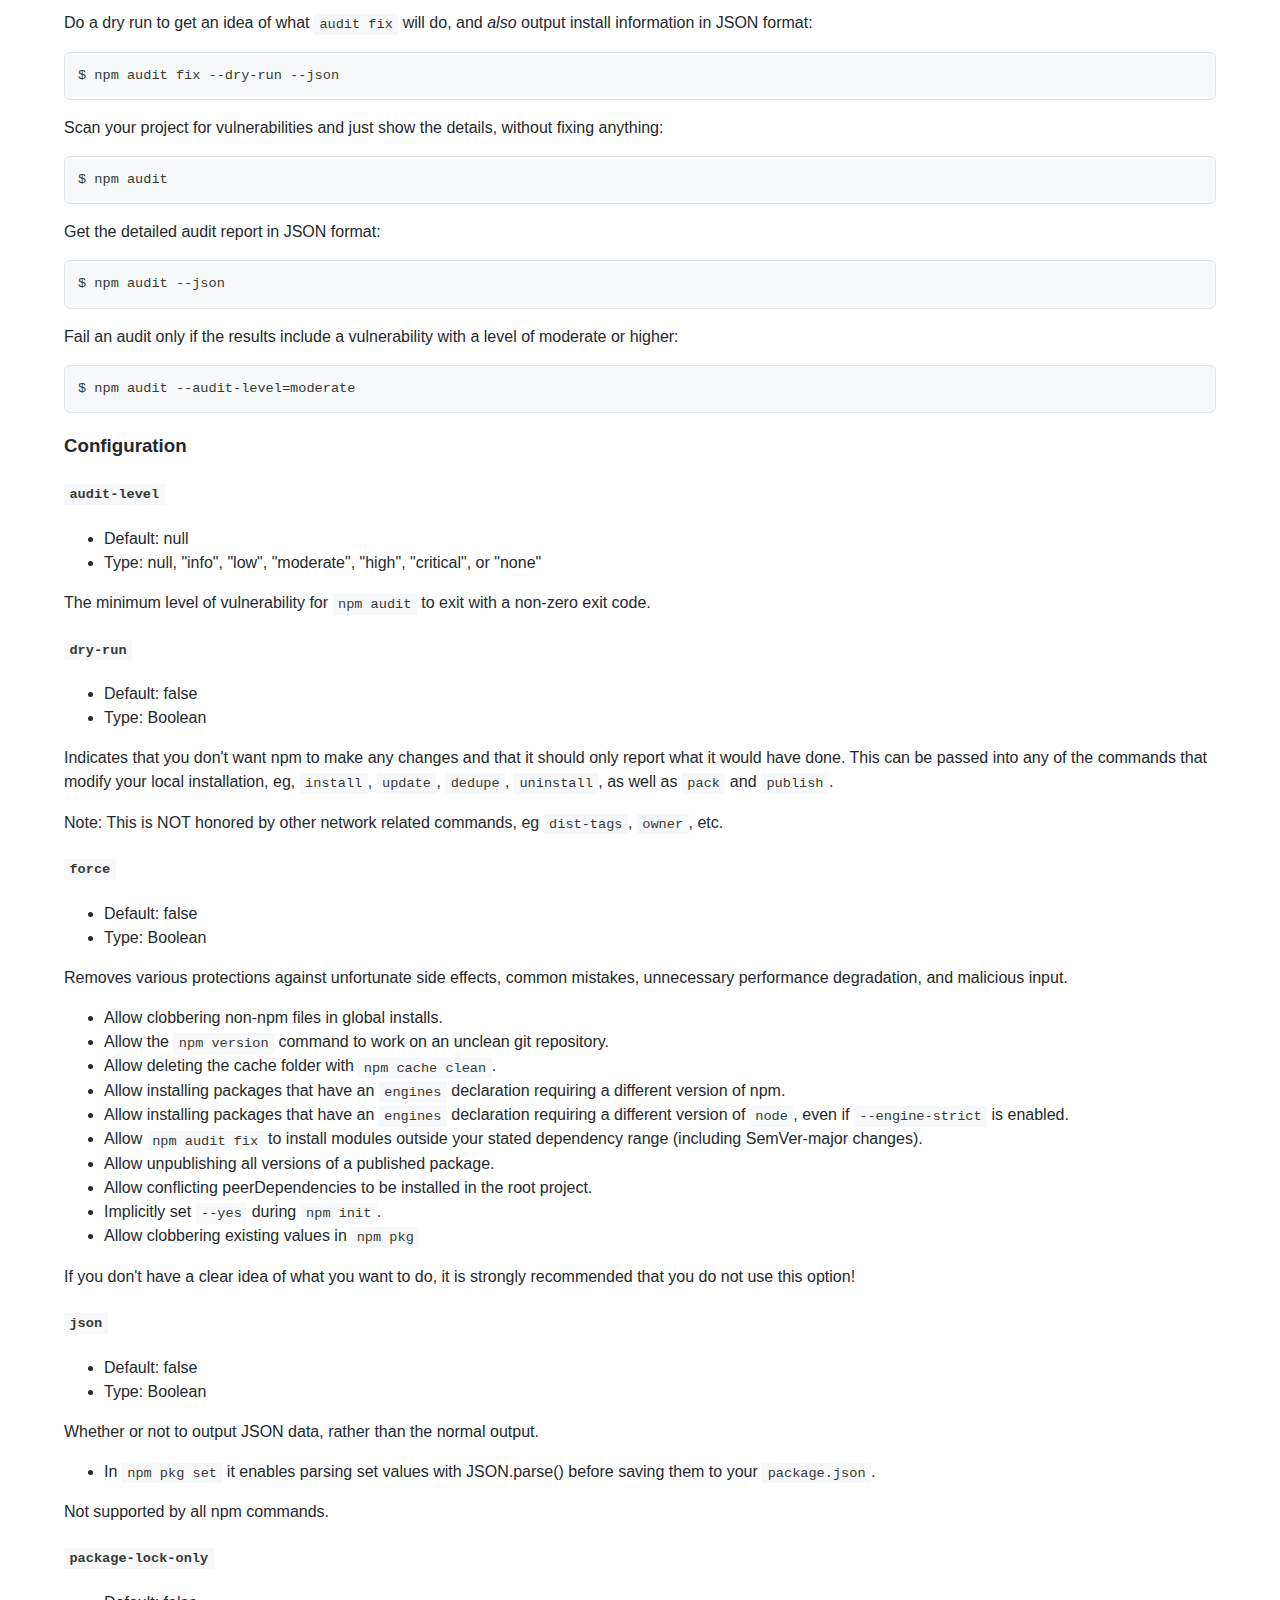
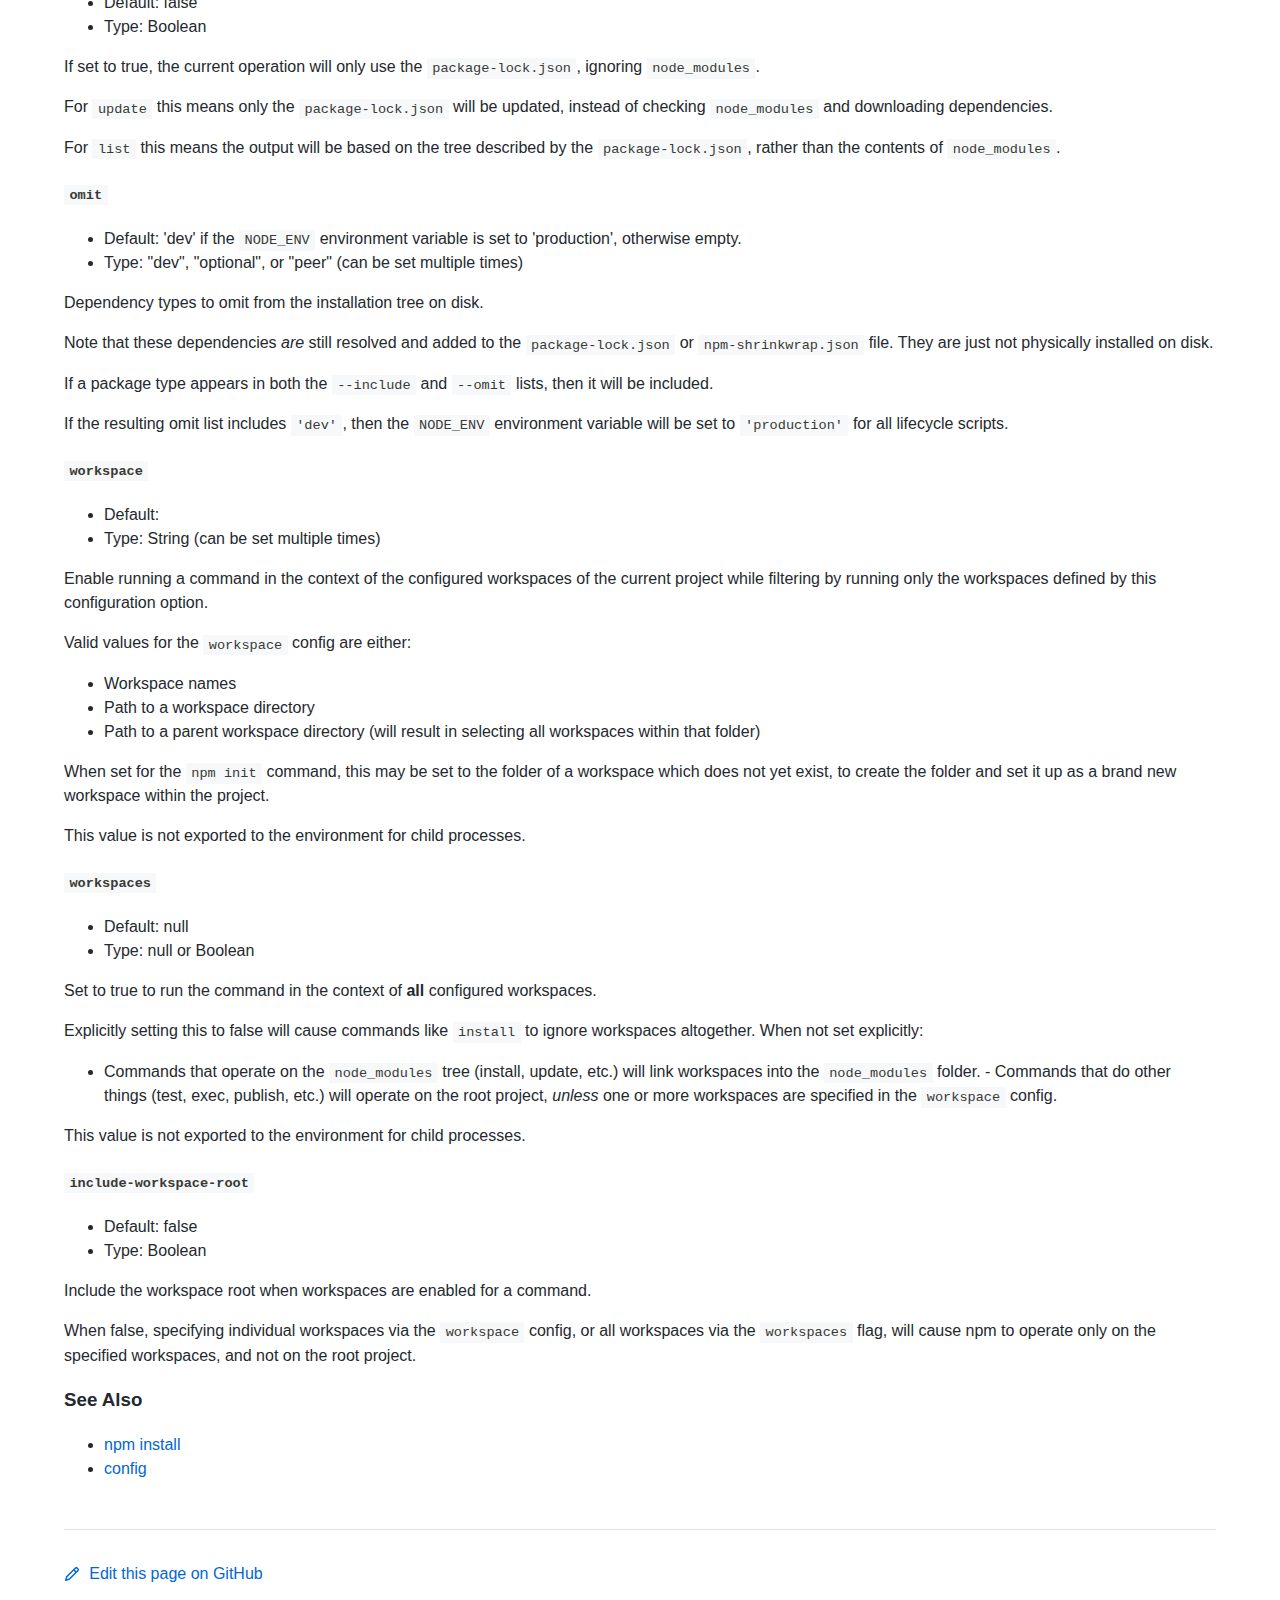
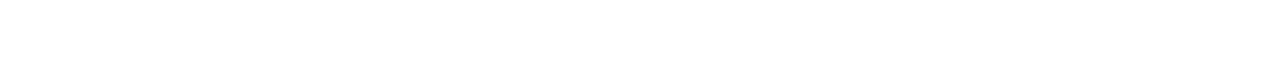
<file: .metadata/.plugins/org.eclipse.wildwebdeveloper.embedder.node/node-v16.14.2-win-x64/node_modules/npm/docs/output/commands/npm-audit.html>
<!DOCTYPE html><html><head>
<meta charset="utf-8">
<title>npm-audit</title>
<style>
body {
    background-color: #ffffff;
    color: #24292e;

    margin: 0;

    line-height: 1.5;

    font-family: -apple-system, BlinkMacSystemFont, "Segoe UI", Helvetica, Arial, sans-serif, "Apple Color Emoji", "Segoe UI Emoji";
}
#rainbar {
    height: 10px;
    background-image: linear-gradient(139deg, #fb8817, #ff4b01, #c12127, #e02aff);
}

a {
    text-decoration: none;
    color: #0366d6;
}
a:hover {
    text-decoration: underline;
}

pre {
    margin: 1em 0px;
    padding: 1em;
    border: solid 1px #e1e4e8;
    border-radius: 6px;

    display: block;
    overflow: auto;

    white-space: pre;

    background-color: #f6f8fa;
    color: #393a34;
}
code {
    font-family: SFMono-Regular, Consolas, "Liberation Mono", Menlo, Courier, monospace;
    font-size: 85%;
    padding: 0.2em 0.4em;
    background-color: #f6f8fa;
    color: #393a34;
}
pre > code {
    padding: 0;
    background-color: inherit;
    color: inherit;
}
h1, h2, h3 {
    font-weight: 600;
}

#logobar {
    background-color: #333333;
    margin: 0 auto;
    padding: 1em 4em;
}
#logobar .logo {
    float: left;
}
#logobar .title {
    font-weight: 600;
    color: #dddddd;
    float: left;
    margin: 5px 0 0 1em;
}
#logobar:after {
    content: "";
    display: block;
    clear: both;
}

#content {
    margin: 0 auto;
    padding: 0 4em;
}

#table_of_contents > h2 {
    font-size: 1.17em;
}
#table_of_contents ul:first-child {
    border: solid 1px #e1e4e8;
    border-radius: 6px;
    padding: 1em;
    background-color: #f6f8fa;
    color: #393a34;
}
#table_of_contents ul {
    list-style-type: none;
    padding-left: 1.5em;
}
#table_of_contents li {
    font-size: 0.9em;
}
#table_of_contents li a {
    color: #000000;
}

header.title {
    border-bottom: solid 1px #e1e4e8;
}
header.title > h1 {
    margin-bottom: 0.25em;
}
header.title > .description {
    display: block;
    margin-bottom: 0.5em;
    line-height: 1;
}

footer#edit {
    border-top: solid 1px #e1e4e8;
    margin: 3em 0 4em 0;
    padding-top: 2em;
}
</style>
</head>
<body>
<div id="banner">
<div id="rainbar"></div>
<div id="logobar">
<svg class="logo" role="img" height="32" width="32" viewBox="0 0 700 700">
<polygon fill="#cb0000" points="0,700 700,700 700,0 0,0"></polygon>
<polygon fill="#ffffff" points="150,550 350,550 350,250 450,250 450,550 550,550 550,150 150,150"></polygon>
</svg>
<div class="title">
npm command-line interface
</div>
</div>
</div>

<section id="content">
<header class="title">
<h1 id="npm-audit">npm-audit</h1>
<span class="description">Run a security audit</span>
</header>

<section id="table_of_contents">
<h2 id="table-of-contents">Table of contents</h2>
<div id="_table_of_contents"><ul><li><a href="#synopsis">Synopsis</a></li><li><a href="#description">Description</a></li><li><a href="#audit-endpoints">Audit Endpoints</a></li><ul><li><a href="#bulk-advisory-endpoint">Bulk Advisory Endpoint</a></li><li><a href="#quick-audit-endpoint">Quick Audit Endpoint</a></li><li><a href="#scrubbing">Scrubbing</a></li><li><a href="#calculating-meta-vulnerabilities-and-remediations">Calculating Meta-Vulnerabilities and Remediations</a></li></ul><li><a href="#exit-code">Exit Code</a></li><li><a href="#examples">Examples</a></li><li><a href="#configuration">Configuration</a></li><ul><li><a href="#audit-level"><code>audit-level</code></a></li><li><a href="#dry-run"><code>dry-run</code></a></li><li><a href="#force"><code>force</code></a></li><li><a href="#json"><code>json</code></a></li><li><a href="#package-lock-only"><code>package-lock-only</code></a></li><li><a href="#omit"><code>omit</code></a></li><li><a href="#workspace"><code>workspace</code></a></li><li><a href="#workspaces"><code>workspaces</code></a></li><li><a href="#include-workspace-root"><code>include-workspace-root</code></a></li></ul><li><a href="#see-also">See Also</a></li></ul></div>
</section>

<div id="_content"><h3 id="synopsis">Synopsis</h3>
<pre lang="bash"><code>npm audit [--json] [--production] [--audit-level=(low|moderate|high|critical)]
npm audit fix [--force|--package-lock-only|--dry-run|--production|--only=(dev|prod)]

common options: [--production] [--only=(dev|prod)]
</code></pre>
<h3 id="description">Description</h3>
<p>The audit command submits a description of the dependencies configured in
your project to your default registry and asks for a report of known
vulnerabilities.  If any vulnerabilities are found, then the impact and
appropriate remediation will be calculated.  If the <code>fix</code> argument is
provided, then remediations will be applied to the package tree.</p>
<p>The command will exit with a 0 exit code if no vulnerabilities were found.</p>
<p>Note that some vulnerabilities cannot be fixed automatically and will
require manual intervention or review.  Also note that since <code>npm audit fix</code> runs a full-fledged <code>npm install</code> under the hood, all configs that
apply to the installer will also apply to <code>npm install</code> -- so things like
<code>npm audit fix --package-lock-only</code> will work as expected.</p>
<p>By default, the audit command will exit with a non-zero code if any
vulnerability is found. It may be useful in CI environments to include the
<code>--audit-level</code> parameter to specify the minimum vulnerability level that
will cause the command to fail. This option does not filter the report
output, it simply changes the command's failure threshold.</p>
<h3 id="audit-endpoints">Audit Endpoints</h3>
<p>There are two audit endpoints that npm may use to fetch vulnerability
information: the <code>Bulk Advisory</code> endpoint and the <code>Quick Audit</code> endpoint.</p>
<h4 id="bulk-advisory-endpoint">Bulk Advisory Endpoint</h4>
<p>As of version 7, npm uses the much faster <code>Bulk Advisory</code> endpoint to
optimize the speed of calculating audit results.</p>
<p>npm will generate a JSON payload with the name and list of versions of each
package in the tree, and POST it to the default configured registry at
the path <code>/-/npm/v1/security/advisories/bulk</code>.</p>
<p>Any packages in the tree that do not have a <code>version</code> field in their
package.json file will be ignored.  If any <code>--omit</code> options are specified
(either via the <code>--omit</code> config, or one of the shorthands such as
<code>--production</code>, <code>--only=dev</code>, and so on), then packages will be omitted
from the submitted payload as appropriate.</p>
<p>If the registry responds with an error, or with an invalid response, then
npm will attempt to load advisory data from the <code>Quick Audit</code> endpoint.</p>
<p>The expected result will contain a set of advisory objects for each
dependency that matches the advisory range.  Each advisory object contains
a <code>name</code>, <code>url</code>, <code>id</code>, <code>severity</code>, <code>vulnerable_versions</code>, and <code>title</code>.</p>
<p>npm then uses these advisory objects to calculate vulnerabilities and
meta-vulnerabilities of the dependencies within the tree.</p>
<h4 id="quick-audit-endpoint">Quick Audit Endpoint</h4>
<p>If the <code>Bulk Advisory</code> endpoint returns an error, or invalid data, npm will
attempt to load advisory data from the <code>Quick Audit</code> endpoint, which is
considerably slower in most cases.</p>
<p>The full package tree as found in <code>package-lock.json</code> is submitted, along
with the following pieces of additional metadata:</p>
<ul>
<li><code>npm_version</code></li>
<li><code>node_version</code></li>
<li><code>platform</code></li>
<li><code>arch</code></li>
<li><code>node_env</code></li>
</ul>
<p>All packages in the tree are submitted to the Quick Audit endpoint.
Omitted dependency types are skipped when generating the report.</p>
<h4 id="scrubbing">Scrubbing</h4>
<p>Out of an abundance of caution, npm versions 5 and 6 would "scrub" any
packages from the submitted report if their name contained a <code>/</code> character,
so as to avoid leaking the names of potentially private packages or git
URLs.</p>
<p>However, in practice, this resulted in audits often failing to properly
detect meta-vulnerabilities, because the tree would appear to be invalid
due to missing dependencies, and prevented the detection of vulnerabilities
in package trees that used git dependencies or private modules.</p>
<p>This scrubbing has been removed from npm as of version 7.</p>
<h4 id="calculating-meta-vulnerabilities-and-remediations">Calculating Meta-Vulnerabilities and Remediations</h4>
<p>npm uses the
<a href="http://npm.im/@npmcli/metavuln-calculator"><code>@npmcli/metavuln-calculator</code></a>
module to turn a set of security advisories into a set of "vulnerability"
objects.  A "meta-vulnerability" is a dependency that is vulnerable by
virtue of dependence on vulnerable versions of a vulnerable package.</p>
<p>For example, if the package <code>foo</code> is vulnerable in the range <code>&gt;=1.0.2 &lt;2.0.0</code>, and the package <code>bar</code> depends on <code>foo@^1.1.0</code>, then that version
of <code>bar</code> can only be installed by installing a vulnerable version of <code>foo</code>.
In this case, <code>bar</code> is a "metavulnerability".</p>
<p>Once metavulnerabilities for a given package are calculated, they are
cached in the <code>~/.npm</code> folder and only re-evaluated if the advisory range
changes, or a new version of the package is published (in which case, the
new version is checked for metavulnerable status as well).</p>
<p>If the chain of metavulnerabilities extends all the way to the root
project, and it cannot be updated without changing its dependency ranges,
then <code>npm audit fix</code> will require the <code>--force</code> option to apply the
remediation.  If remediations do not require changes to the dependency
ranges, then all vulnerable packages will be updated to a version that does
not have an advisory or metavulnerability posted against it.</p>
<h3 id="exit-code">Exit Code</h3>
<p>The <code>npm audit</code> command will exit with a 0 exit code if no vulnerabilities
were found.  The <code>npm audit fix</code> command will exit with 0 exit code if no
vulnerabilities are found <em>or</em> if the remediation is able to successfully
fix all vulnerabilities.</p>
<p>If vulnerabilities were found the exit code will depend on the
<code>audit-level</code> configuration setting.</p>
<h3 id="examples">Examples</h3>
<p>Scan your project for vulnerabilities and automatically install any compatible
updates to vulnerable dependencies:</p>
<pre lang="bash"><code>$ npm audit fix
</code></pre>
<p>Run <code>audit fix</code> without modifying <code>node_modules</code>, but still updating the
pkglock:</p>
<pre lang="bash"><code>$ npm audit fix --package-lock-only
</code></pre>
<p>Skip updating <code>devDependencies</code>:</p>
<pre lang="bash"><code>$ npm audit fix --only=prod
</code></pre>
<p>Have <code>audit fix</code> install SemVer-major updates to toplevel dependencies, not
just SemVer-compatible ones:</p>
<pre lang="bash"><code>$ npm audit fix --force
</code></pre>
<p>Do a dry run to get an idea of what <code>audit fix</code> will do, and <em>also</em> output
install information in JSON format:</p>
<pre lang="bash"><code>$ npm audit fix --dry-run --json
</code></pre>
<p>Scan your project for vulnerabilities and just show the details, without
fixing anything:</p>
<pre lang="bash"><code>$ npm audit
</code></pre>
<p>Get the detailed audit report in JSON format:</p>
<pre lang="bash"><code>$ npm audit --json
</code></pre>
<p>Fail an audit only if the results include a vulnerability with a level of moderate or higher:</p>
<pre lang="bash"><code>$ npm audit --audit-level=moderate
</code></pre>
<h3 id="configuration">Configuration</h3>
<!-- raw HTML omitted -->
<!-- raw HTML omitted -->
<!-- raw HTML omitted -->
<h4 id="audit-level"><code>audit-level</code></h4>
<ul>
<li>Default: null</li>
<li>Type: null, "info", "low", "moderate", "high", "critical", or "none"</li>
</ul>
<p>The minimum level of vulnerability for <code>npm audit</code> to exit with a non-zero
exit code.</p>
<!-- raw HTML omitted -->
<!-- raw HTML omitted -->
<h4 id="dry-run"><code>dry-run</code></h4>
<ul>
<li>Default: false</li>
<li>Type: Boolean</li>
</ul>
<p>Indicates that you don't want npm to make any changes and that it should
only report what it would have done. This can be passed into any of the
commands that modify your local installation, eg, <code>install</code>, <code>update</code>,
<code>dedupe</code>, <code>uninstall</code>, as well as <code>pack</code> and <code>publish</code>.</p>
<p>Note: This is NOT honored by other network related commands, eg <code>dist-tags</code>,
<code>owner</code>, etc.</p>
<!-- raw HTML omitted -->
<!-- raw HTML omitted -->
<h4 id="force"><code>force</code></h4>
<ul>
<li>Default: false</li>
<li>Type: Boolean</li>
</ul>
<p>Removes various protections against unfortunate side effects, common
mistakes, unnecessary performance degradation, and malicious input.</p>
<ul>
<li>Allow clobbering non-npm files in global installs.</li>
<li>Allow the <code>npm version</code> command to work on an unclean git repository.</li>
<li>Allow deleting the cache folder with <code>npm cache clean</code>.</li>
<li>Allow installing packages that have an <code>engines</code> declaration requiring a
different version of npm.</li>
<li>Allow installing packages that have an <code>engines</code> declaration requiring a
different version of <code>node</code>, even if <code>--engine-strict</code> is enabled.</li>
<li>Allow <code>npm audit fix</code> to install modules outside your stated dependency
range (including SemVer-major changes).</li>
<li>Allow unpublishing all versions of a published package.</li>
<li>Allow conflicting peerDependencies to be installed in the root project.</li>
<li>Implicitly set <code>--yes</code> during <code>npm init</code>.</li>
<li>Allow clobbering existing values in <code>npm pkg</code></li>
</ul>
<p>If you don't have a clear idea of what you want to do, it is strongly
recommended that you do not use this option!</p>
<!-- raw HTML omitted -->
<!-- raw HTML omitted -->
<h4 id="json"><code>json</code></h4>
<ul>
<li>Default: false</li>
<li>Type: Boolean</li>
</ul>
<p>Whether or not to output JSON data, rather than the normal output.</p>
<ul>
<li>In <code>npm pkg set</code> it enables parsing set values with JSON.parse() before
saving them to your <code>package.json</code>.</li>
</ul>
<p>Not supported by all npm commands.</p>
<!-- raw HTML omitted -->
<!-- raw HTML omitted -->
<h4 id="package-lock-only"><code>package-lock-only</code></h4>
<ul>
<li>Default: false</li>
<li>Type: Boolean</li>
</ul>
<p>If set to true, the current operation will only use the <code>package-lock.json</code>,
ignoring <code>node_modules</code>.</p>
<p>For <code>update</code> this means only the <code>package-lock.json</code> will be updated,
instead of checking <code>node_modules</code> and downloading dependencies.</p>
<p>For <code>list</code> this means the output will be based on the tree described by the
<code>package-lock.json</code>, rather than the contents of <code>node_modules</code>.</p>
<!-- raw HTML omitted -->
<!-- raw HTML omitted -->
<h4 id="omit"><code>omit</code></h4>
<ul>
<li>Default: 'dev' if the <code>NODE_ENV</code> environment variable is set to
'production', otherwise empty.</li>
<li>Type: "dev", "optional", or "peer" (can be set multiple times)</li>
</ul>
<p>Dependency types to omit from the installation tree on disk.</p>
<p>Note that these dependencies <em>are</em> still resolved and added to the
<code>package-lock.json</code> or <code>npm-shrinkwrap.json</code> file. They are just not
physically installed on disk.</p>
<p>If a package type appears in both the <code>--include</code> and <code>--omit</code> lists, then
it will be included.</p>
<p>If the resulting omit list includes <code>'dev'</code>, then the <code>NODE_ENV</code> environment
variable will be set to <code>'production'</code> for all lifecycle scripts.</p>
<!-- raw HTML omitted -->
<!-- raw HTML omitted -->
<h4 id="workspace"><code>workspace</code></h4>
<ul>
<li>Default:</li>
<li>Type: String (can be set multiple times)</li>
</ul>
<p>Enable running a command in the context of the configured workspaces of the
current project while filtering by running only the workspaces defined by
this configuration option.</p>
<p>Valid values for the <code>workspace</code> config are either:</p>
<ul>
<li>Workspace names</li>
<li>Path to a workspace directory</li>
<li>Path to a parent workspace directory (will result in selecting all
workspaces within that folder)</li>
</ul>
<p>When set for the <code>npm init</code> command, this may be set to the folder of a
workspace which does not yet exist, to create the folder and set it up as a
brand new workspace within the project.</p>
<p>This value is not exported to the environment for child processes.</p>
<!-- raw HTML omitted -->
<!-- raw HTML omitted -->
<h4 id="workspaces"><code>workspaces</code></h4>
<ul>
<li>Default: null</li>
<li>Type: null or Boolean</li>
</ul>
<p>Set to true to run the command in the context of <strong>all</strong> configured
workspaces.</p>
<p>Explicitly setting this to false will cause commands like <code>install</code> to
ignore workspaces altogether. When not set explicitly:</p>
<ul>
<li>Commands that operate on the <code>node_modules</code> tree (install, update, etc.)
will link workspaces into the <code>node_modules</code> folder. - Commands that do
other things (test, exec, publish, etc.) will operate on the root project,
<em>unless</em> one or more workspaces are specified in the <code>workspace</code> config.</li>
</ul>
<p>This value is not exported to the environment for child processes.</p>
<!-- raw HTML omitted -->
<!-- raw HTML omitted -->
<h4 id="include-workspace-root"><code>include-workspace-root</code></h4>
<ul>
<li>Default: false</li>
<li>Type: Boolean</li>
</ul>
<p>Include the workspace root when workspaces are enabled for a command.</p>
<p>When false, specifying individual workspaces via the <code>workspace</code> config, or
all workspaces via the <code>workspaces</code> flag, will cause npm to operate only on
the specified workspaces, and not on the root project.</p>
<!-- raw HTML omitted -->
<!-- raw HTML omitted -->
<!-- raw HTML omitted -->
<h3 id="see-also">See Also</h3>
<ul>
<li><a href="../commands/npm-install.html">npm install</a></li>
<li><a href="../using-npm/config.html">config</a></li>
</ul>
</div>

<footer id="edit">
<a href="https://github.com/npm/cli/edit/latest/docs/content/commands/npm-audit.md">
<svg role="img" viewBox="0 0 16 16" width="16" height="16" fill="currentcolor" style="vertical-align: text-bottom; margin-right: 0.3em;">
<path fill-rule="evenodd" d="M11.013 1.427a1.75 1.75 0 012.474 0l1.086 1.086a1.75 1.75 0 010 2.474l-8.61 8.61c-.21.21-.47.364-.756.445l-3.251.93a.75.75 0 01-.927-.928l.929-3.25a1.75 1.75 0 01.445-.758l8.61-8.61zm1.414 1.06a.25.25 0 00-.354 0L10.811 3.75l1.439 1.44 1.263-1.263a.25.25 0 000-.354l-1.086-1.086zM11.189 6.25L9.75 4.81l-6.286 6.287a.25.25 0 00-.064.108l-.558 1.953 1.953-.558a.249.249 0 00.108-.064l6.286-6.286z"></path>
</svg>
Edit this page on GitHub
</a>
</footer>
</section>



</body></html>
</file>
<file: .metadata/.plugins/org.eclipse.wildwebdeveloper.embedder.node/node-v16.14.2-win-x64/node_modules/npm/node_modules/unique-filename/coverage/prettify.css>
.pln{color:#000}@media screen{.str{color:#080}.kwd{color:#008}.com{color:#800}.typ{color:#606}.lit{color:#066}.pun,.opn,.clo{color:#660}.tag{color:#008}.atn{color:#606}.atv{color:#080}.dec,.var{color:#606}.fun{color:red}}@media print,projection{.str{color:#060}.kwd{color:#006;font-weight:bold}.com{color:#600;font-style:italic}.typ{color:#404;font-weight:bold}.lit{color:#044}.pun,.opn,.clo{color:#440}.tag{color:#006;font-weight:bold}.atn{color:#404}.atv{color:#060}}pre.prettyprint{padding:2px;border:1px solid #888}ol.linenums{margin-top:0;margin-bottom:0}li.L0,li.L1,li.L2,li.L3,li.L5,li.L6,li.L7,li.L8{list-style-type:none}li.L1,li.L3,li.L5,li.L7,li.L9{background:#eee}
</file>
<file: .metadata/.plugins/org.eclipse.wildwebdeveloper.embedder.node/node-v16.14.2-win-x64/node_modules/npm/node_modules/unique-filename/coverage/base.css>
body, html {
    margin:0; padding: 0;
}
body {
    font-family: Helvetica Neue, Helvetica,Arial;
    font-size: 10pt;
}
div.header, div.footer {
    background: #eee;
    padding: 1em;
}
div.header {
    z-index: 100;
    position: fixed;
    top: 0;
    border-bottom: 1px solid #666;
    width: 100%;
}
div.footer {
    border-top: 1px solid #666;
}
div.body {
    margin-top: 10em;
}
div.meta {
    font-size: 90%;
    text-align: center;
}
h1, h2, h3 {
    font-weight: normal;
}
h1 {
    font-size: 12pt;
}
h2 {
    font-size: 10pt;
}
pre {
    font-family: Consolas, Menlo, Monaco, monospace;
    margin: 0;
    padding: 0;
    line-height: 1.3;
    font-size: 14px;
    -moz-tab-size: 2;
    -o-tab-size:  2;
    tab-size: 2;
}

div.path { font-size: 110%; }
div.path a:link, div.path a:visited { color: #000; }
table.coverage { border-collapse: collapse; margin:0; padding: 0 }

table.coverage td {
    margin: 0;
    padding: 0;
    color: #111;
    vertical-align: top;
}
table.coverage td.line-count {
    width: 50px;
    text-align: right;
    padding-right: 5px;
}
table.coverage td.line-coverage {
    color: #777 !important;
    text-align: right;
    border-left: 1px solid #666;
    border-right: 1px solid #666;
}

table.coverage td.text {
}

table.coverage td span.cline-any {
    display: inline-block;
    padding: 0 5px;
    width: 40px;
}
table.coverage td span.cline-neutral {
    background: #eee;
}
table.coverage td span.cline-yes {
    background: #b5d592;
    color: #999;
}
table.coverage td span.cline-no {
    background: #fc8c84;
}

.cstat-yes { color: #111; }
.cstat-no { background: #fc8c84; color: #111; }
.fstat-no { background: #ffc520; color: #111 !important; }
.cbranch-no { background:  yellow !important; color: #111; }

.cstat-skip { background: #ddd; color: #111; }
.fstat-skip { background: #ddd; color: #111 !important; }
.cbranch-skip { background: #ddd !important; color: #111; }

.missing-if-branch {
    display: inline-block;
    margin-right: 10px;
    position: relative;
    padding: 0 4px;
    background: black;
    color: yellow;
}

.skip-if-branch {
    display: none;
    margin-right: 10px;
    position: relative;
    padding: 0 4px;
    background: #ccc;
    color: white;
}

.missing-if-branch .typ, .skip-if-branch .typ {
    color: inherit !important;
}

.entity, .metric { font-weight: bold; }
.metric { display: inline-block; border: 1px solid #333; padding: 0.3em; background: white; }
.metric small { font-size: 80%; font-weight: normal; color: #666; }

div.coverage-summary table { border-collapse: collapse; margin: 3em; font-size: 110%; }
div.coverage-summary td, div.coverage-summary table  th { margin: 0; padding: 0.25em 1em; border-top: 1px solid #666; border-bottom: 1px solid #666; }
div.coverage-summary th { text-align: left; border: 1px solid #666; background: #eee; font-weight: normal; }
div.coverage-summary th.file { border-right: none !important; }
div.coverage-summary th.pic { border-left: none !important; text-align: right; }
div.coverage-summary th.pct { border-right: none !important; }
div.coverage-summary th.abs { border-left: none !important; text-align: right; }
div.coverage-summary td.pct { text-align: right; border-left: 1px solid #666; }
div.coverage-summary td.abs { text-align: right; font-size: 90%; color: #444; border-right: 1px solid #666; }
div.coverage-summary td.file { border-left: 1px solid #666; white-space: nowrap;  }
div.coverage-summary td.pic { min-width: 120px !important;  }
div.coverage-summary a:link { text-decoration: none; color: #000; }
div.coverage-summary a:visited { text-decoration: none; color: #777; }
div.coverage-summary a:hover { text-decoration: underline; }
div.coverage-summary tfoot td { border-top: 1px solid #666; }

div.coverage-summary .sorter {
    height: 10px;
    width: 7px;
    display: inline-block;
    margin-left: 0.5em;
    background: url(sort-arrow-sprite.png) no-repeat scroll 0 0 transparent;
}
div.coverage-summary .sorted .sorter {
    background-position: 0 -20px;
}
div.coverage-summary .sorted-desc .sorter {
    background-position: 0 -10px;
}

.high { background: #b5d592 !important; }
.medium { background: #ffe87c !important; }
.low { background: #fc8c84 !important; }

span.cover-fill, span.cover-empty {
    display:inline-block;
    border:1px solid #444;
    background: white;
    height: 12px;
}
span.cover-fill {
    background: #ccc;
    border-right: 1px solid #444;
}
span.cover-empty {
    background: white;
    border-left: none;
}
span.cover-full {
    border-right: none !important;
}
pre.prettyprint {
    border: none !important;
    padding: 0 !important;
    margin: 0 !important;
}
.com { color: #999 !important; }
.ignore-none { color: #999; font-weight: normal; }
</file>
